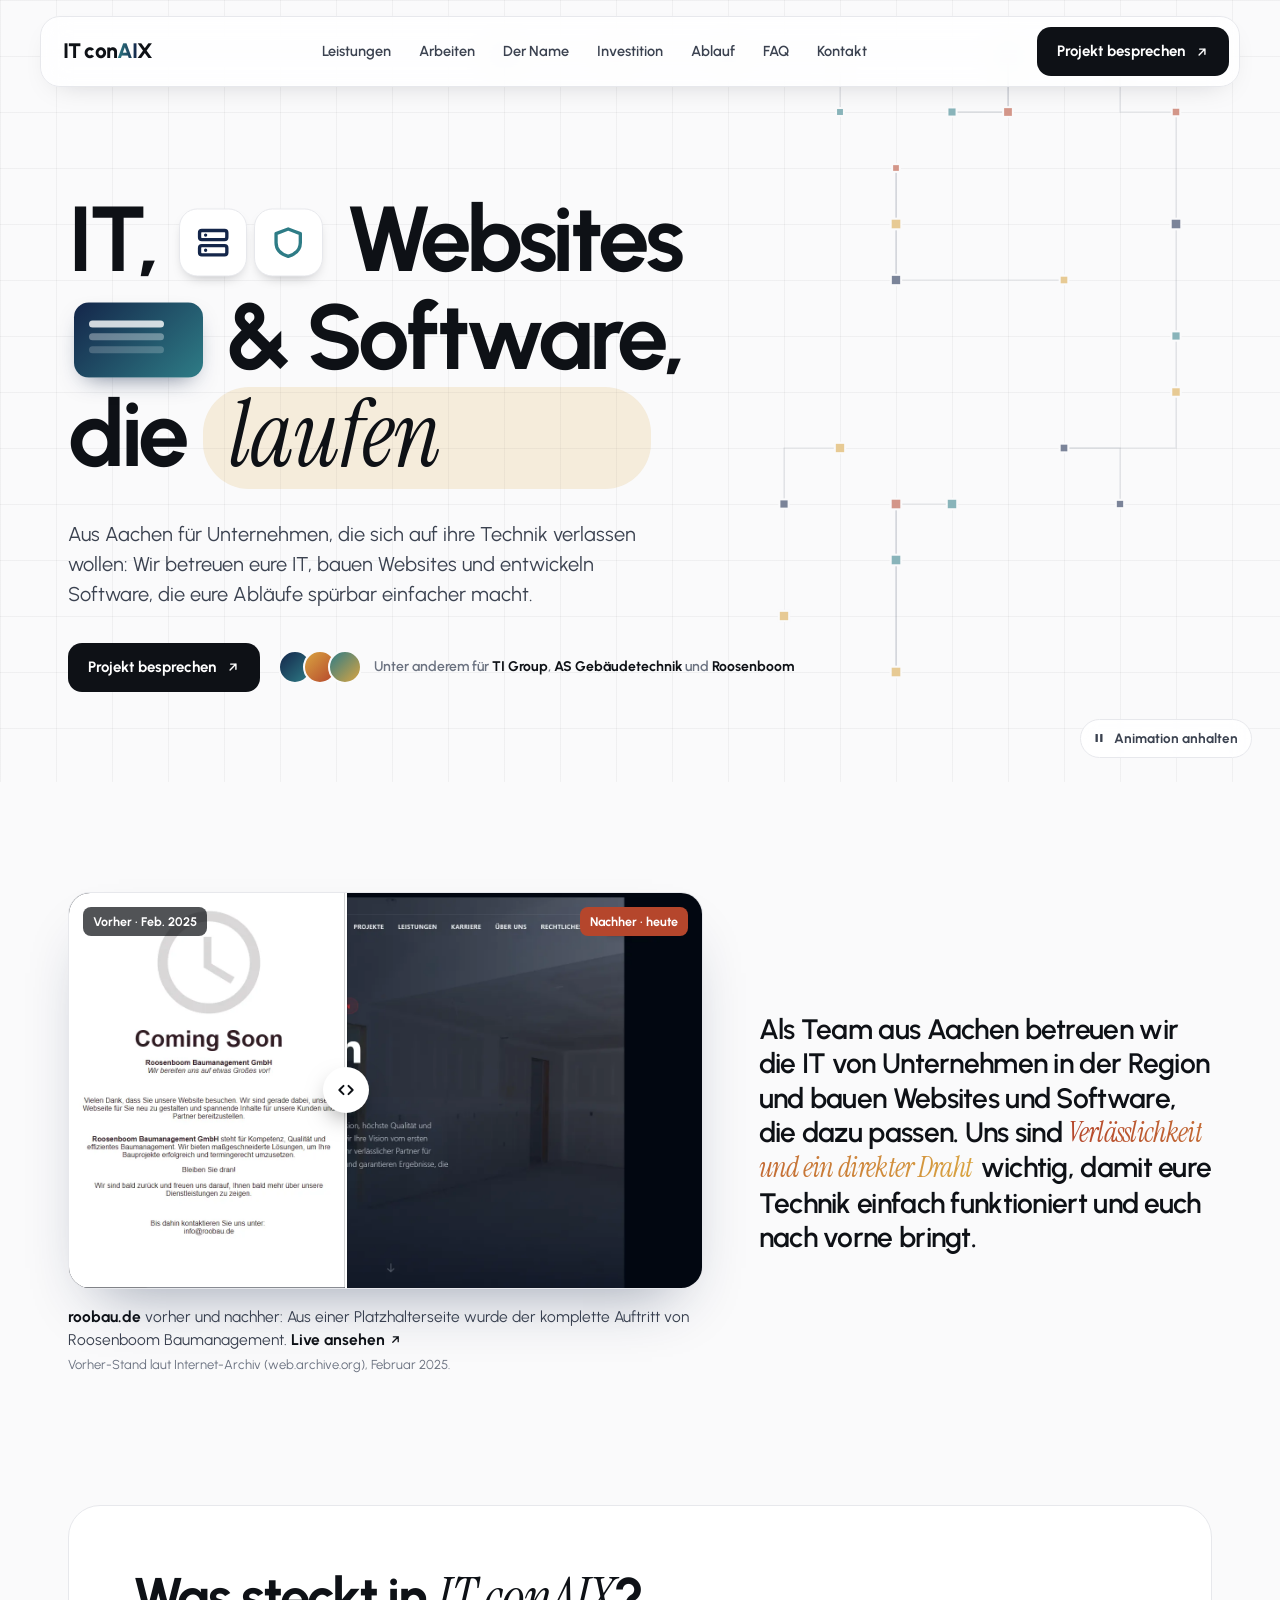
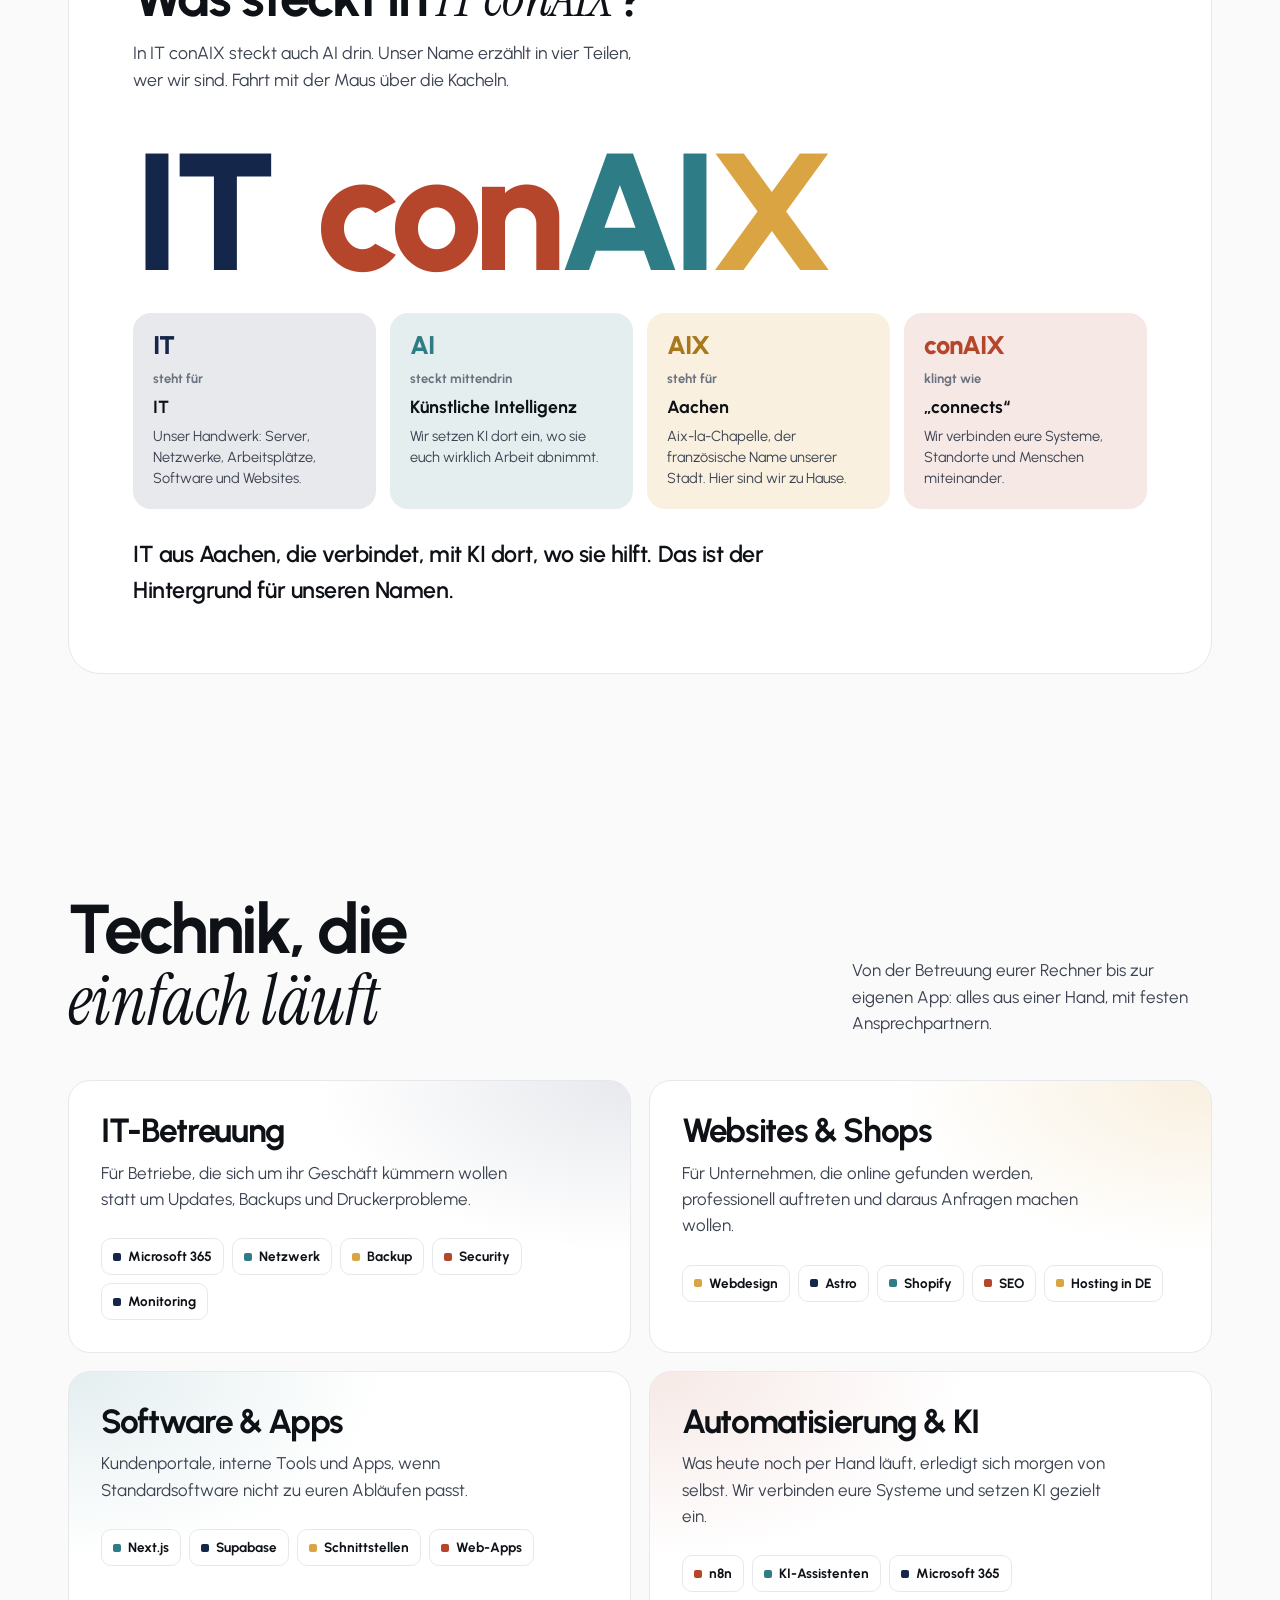
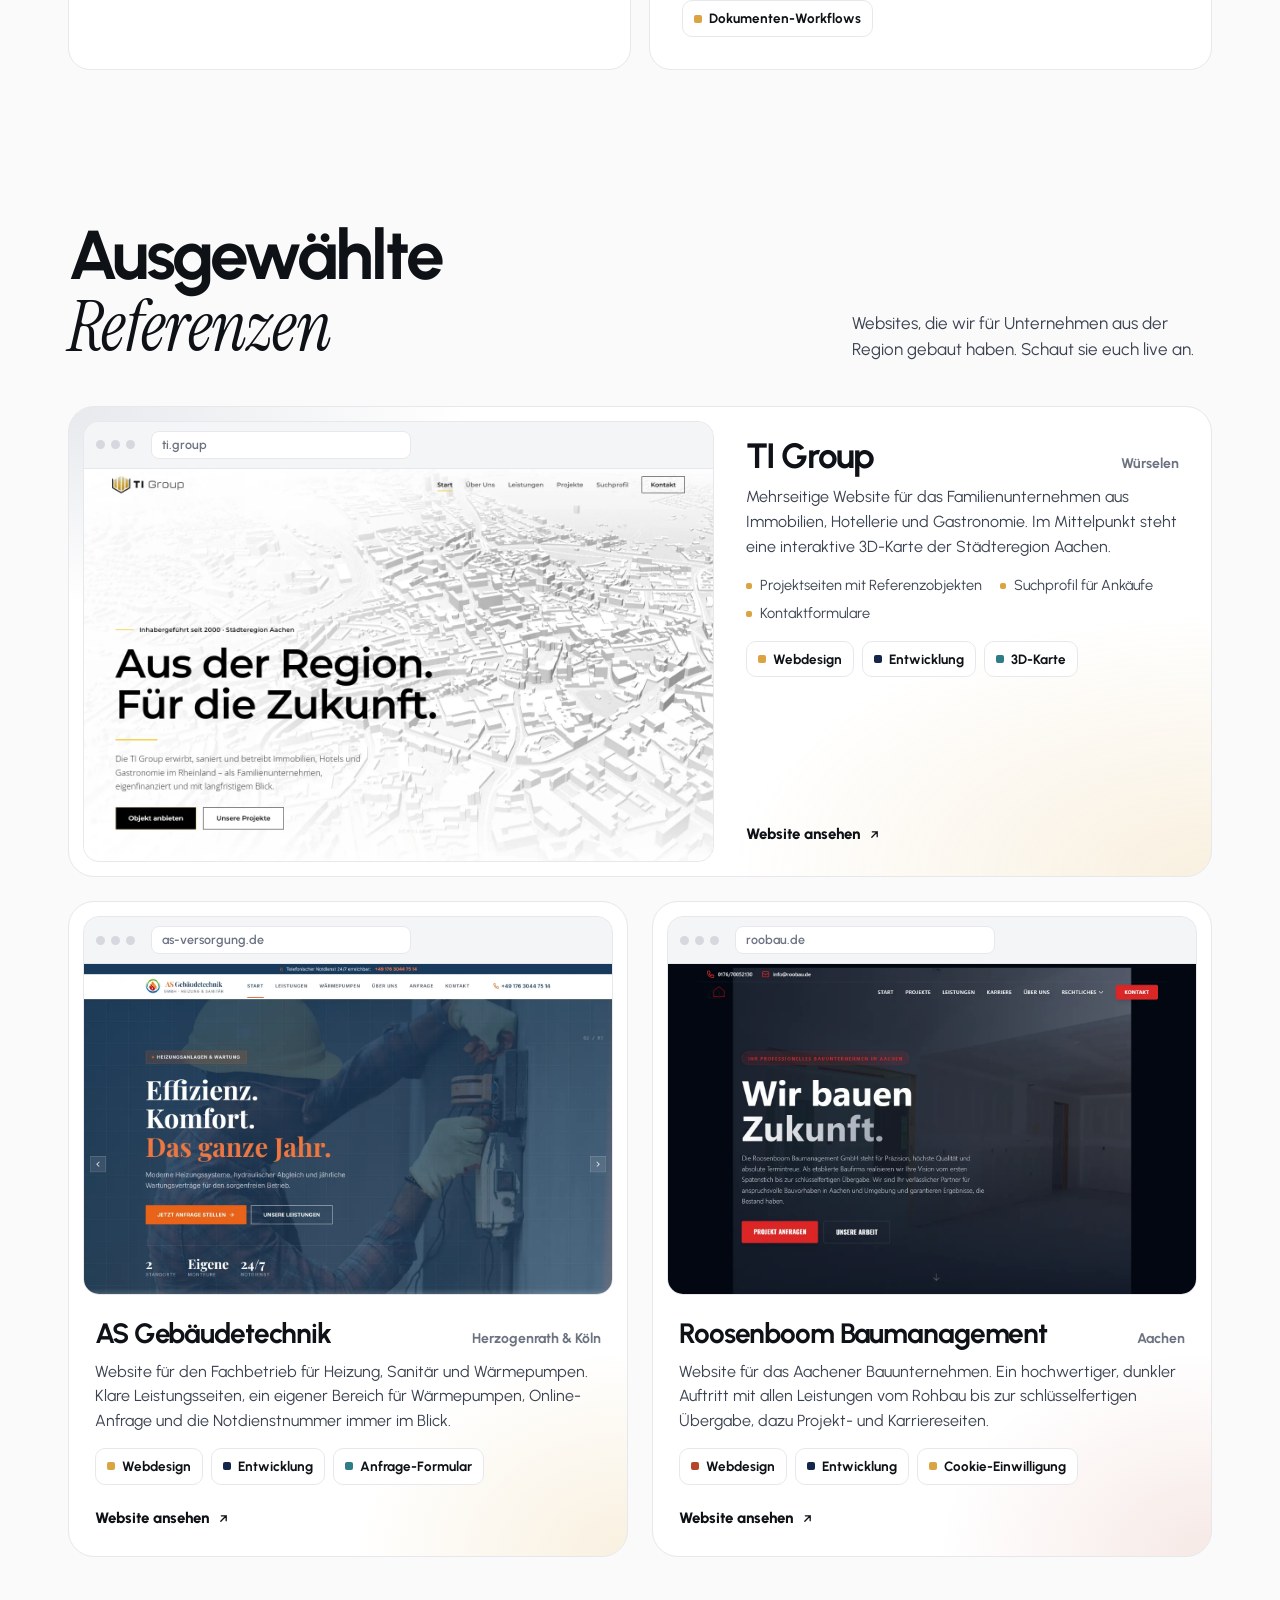
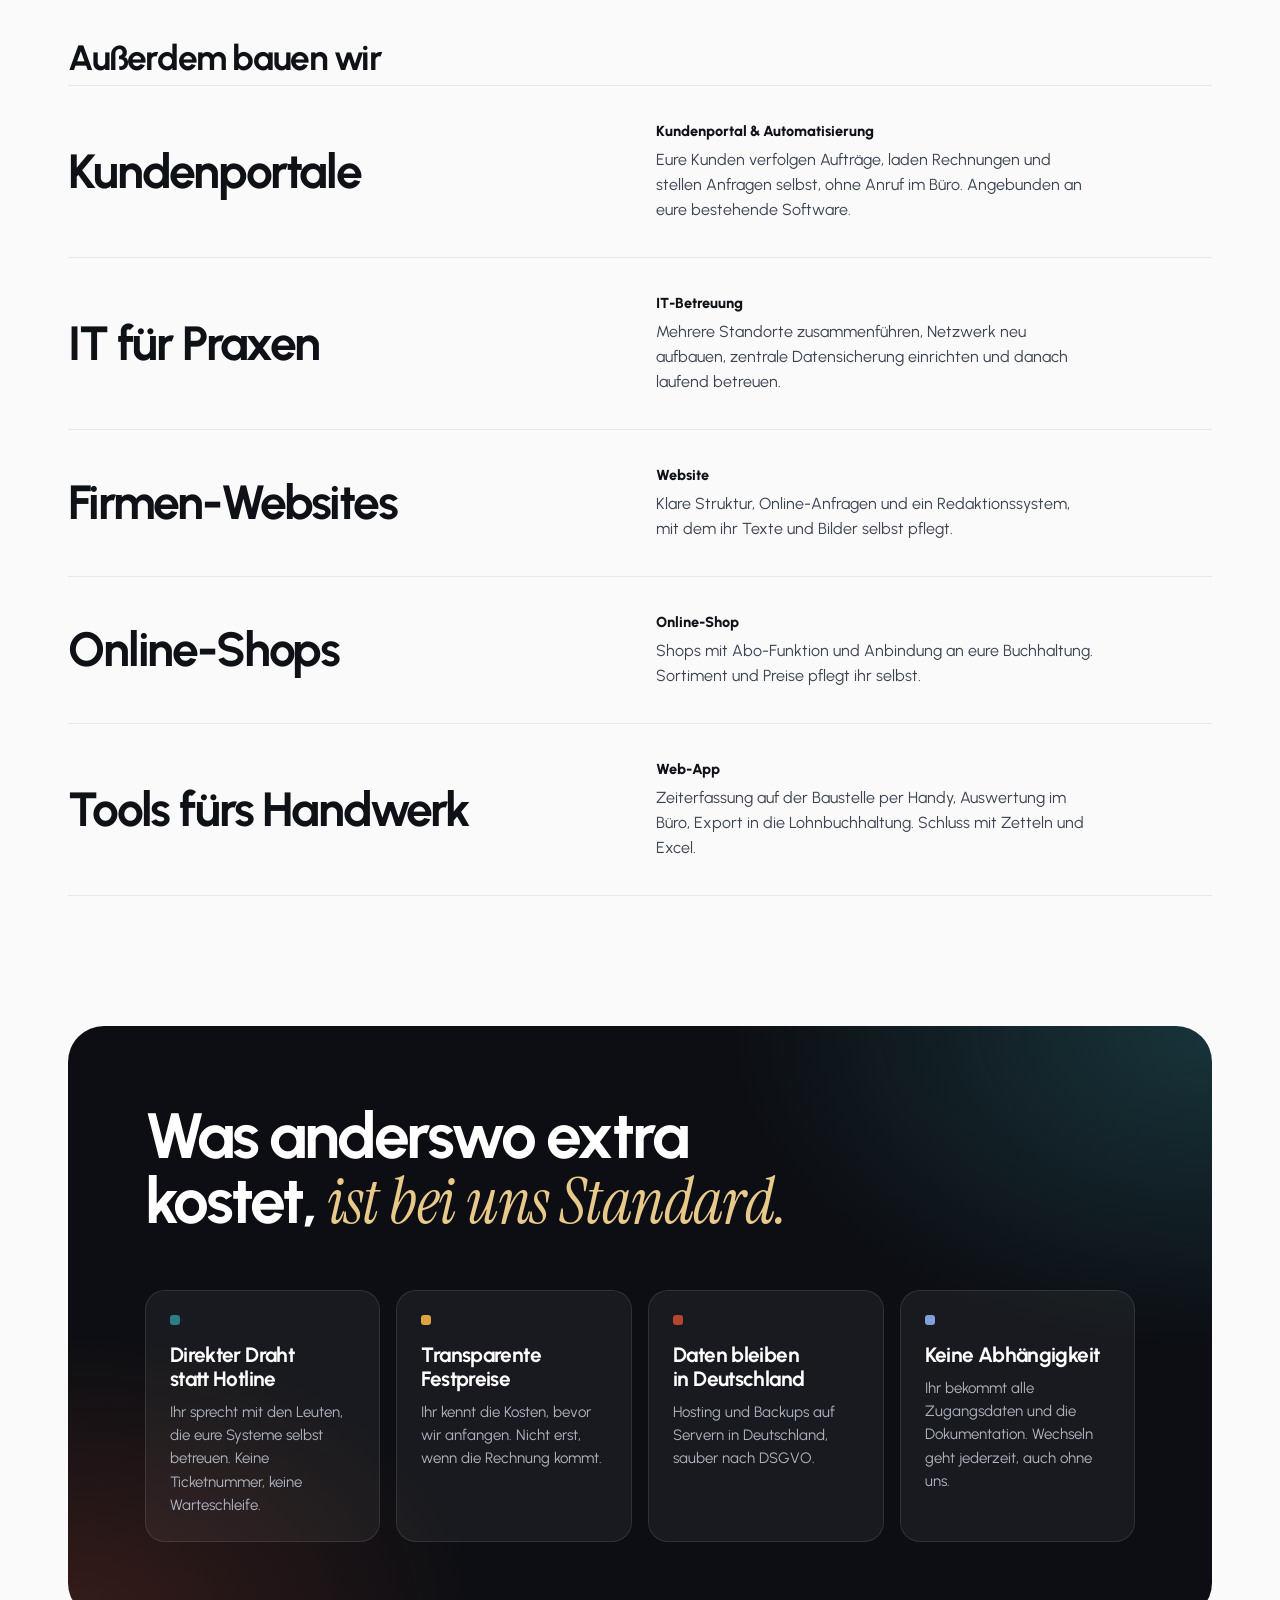
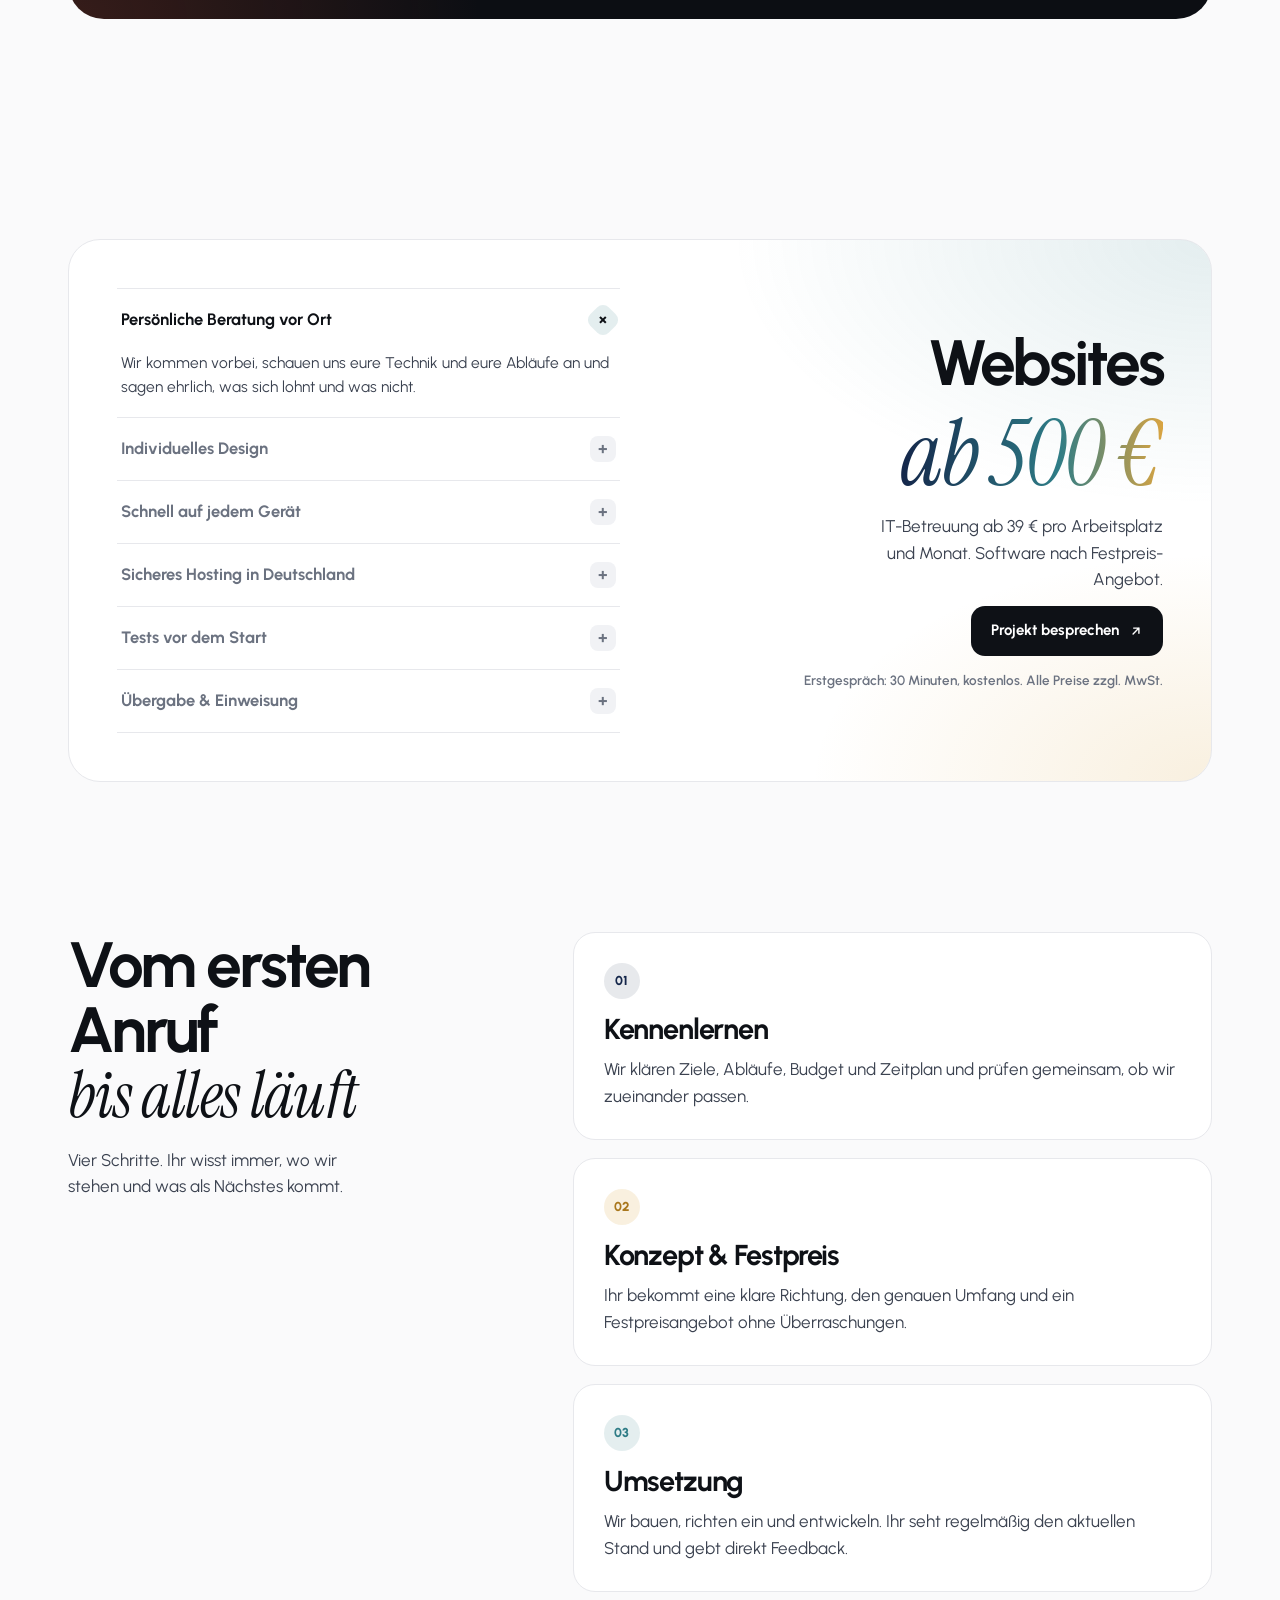
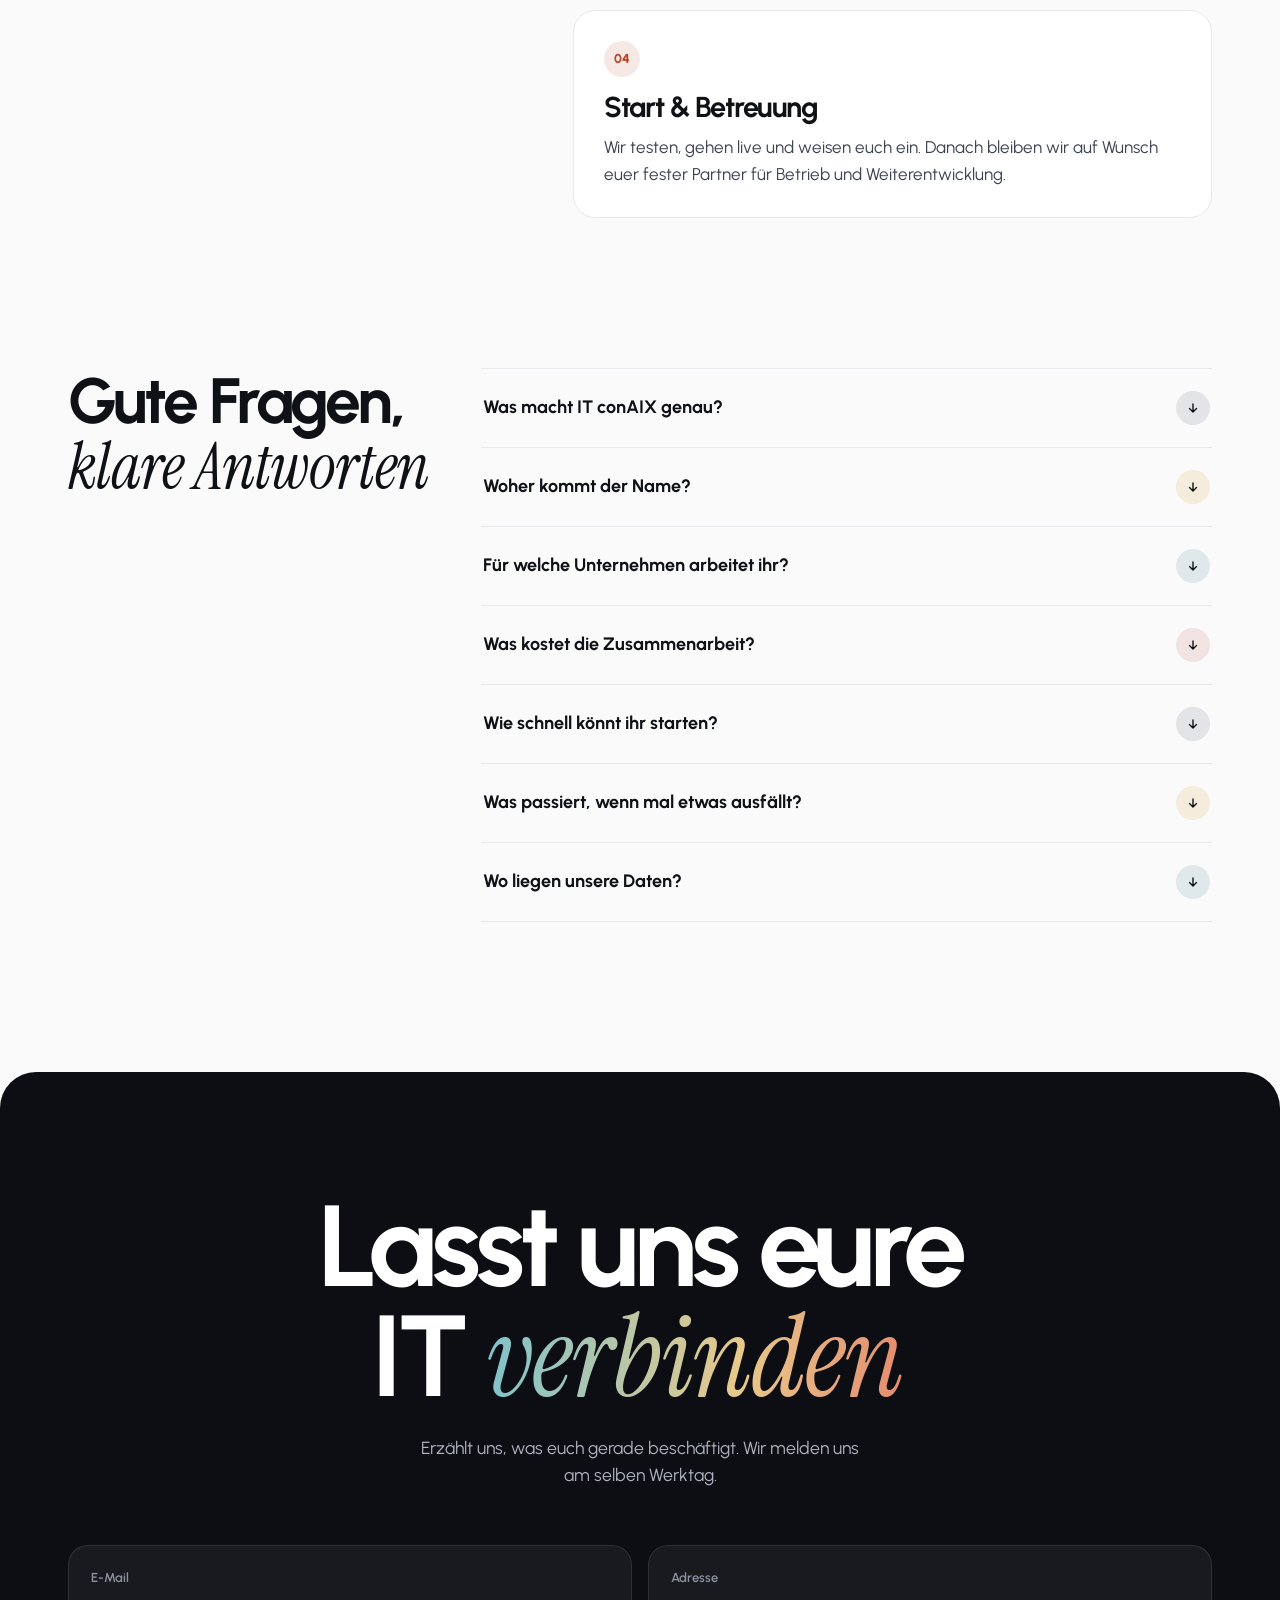
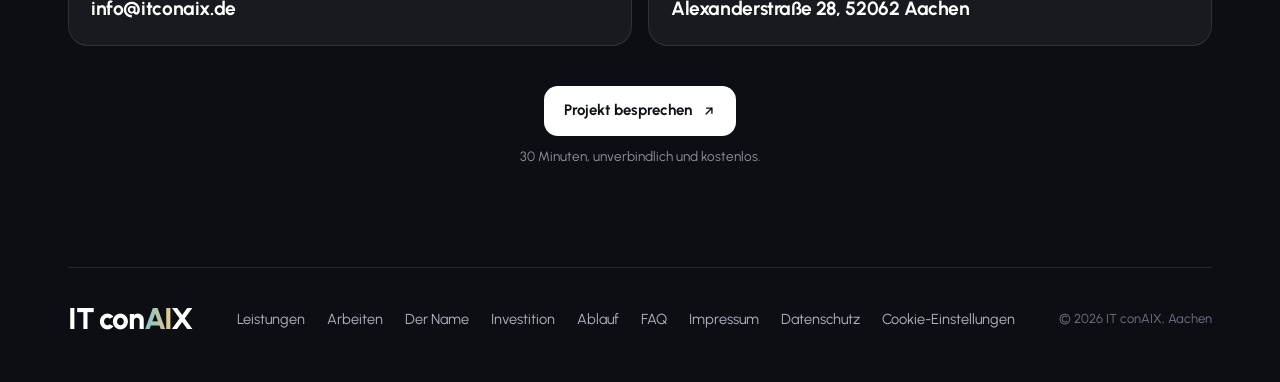
<file: index.html>
<!doctype html>
<html lang="de">
<head>
<meta charset="utf-8">
<meta name="viewport" content="width=device-width, initial-scale=1">
<title>IT conAIX – IT-Betreuung, Websites und Software aus Aachen</title>
<meta name="description" content="IT conAIX aus Aachen: IT-Betreuung für Unternehmen, Websites und Online-Shops, Software und Automatisierung. Persönlich, mit Festpreisen und Hosting in Deutschland.">
<meta name="theme-color" content="#FAFAFB">
<link rel="icon" href="favicon.svg" type="image/svg+xml">
<link rel="canonical" href="https://itconaix.de/">
<meta property="og:type" content="website">
<meta property="og:locale" content="de_DE">
<meta property="og:site_name" content="IT conAIX">
<meta property="og:title" content="IT conAIX – IT, Websites und Software aus Aachen">
<meta property="og:description" content="IT-Betreuung, Websites und Software für Unternehmen in Aachen und der Region. Persönlich, mit Festpreisen und Hosting in Deutschland.">
<meta property="og:url" content="https://itconaix.de/">
<link rel="preload" href="assets/fonts/urbanist-latin.woff2" as="font" type="font/woff2" crossorigin>
<link rel="stylesheet" href="assets/fonts.css">
<link rel="stylesheet" href="assets/site.css">
<script src="assets/site.js"></script>
<style>
  :root{
    --bg:#FAFAFB;
    --card:#FFFFFF;
    --ink:#0E1116;
    --ink-2:#3B4250;
    --muted:#6B7280;
    --line:#E7E8EC;
    --grid:rgba(14,17,22,.045);
    --navy:#14264A;
    --teal:#2E7C86;
    --ochre:#D9A441;
    --brick:#B5462C;
    --navy-t:rgba(20,38,74,.10);
    --teal-t:rgba(46,124,134,.13);
    --ochre-t:rgba(217,164,65,.17);
    --brick-t:rgba(181,70,44,.12);
    --dark:#0C0E13;
    --r:22px;
    --ease:cubic-bezier(.22,.8,.2,1);
    color-scheme:light;
  }
  *{box-sizing:border-box}
  html{scroll-behavior:smooth;scroll-padding-top:110px}
  body{margin:0;background:var(--bg);color:var(--ink);font-family:"Urbanist",system-ui,-apple-system,"Segoe UI",sans-serif;
    font-size:17px;line-height:1.55;-webkit-font-smoothing:antialiased;overflow-x:hidden}
  a{color:inherit;text-decoration:none}
  p{margin:0}
  h1,h2,h3{margin:0;font-weight:700;letter-spacing:-.035em;line-height:1.02;text-wrap:balance}
  .serif{font-family:"Instrument Serif",Georgia,serif;font-style:italic;font-weight:400;letter-spacing:-.01em}
  .wrap{max-width:1200px;margin:0 auto;padding:0 28px}
  section{padding:110px 0;position:relative}
  :focus-visible{outline:2px solid var(--teal);outline-offset:3px;border-radius:8px}
  .gridbg{background-image:linear-gradient(var(--grid) 1px,transparent 1px),linear-gradient(90deg,var(--grid) 1px,transparent 1px);background-size:56px 56px}

  /* ---------- Nav ---------- */
  .nav{position:fixed;top:16px;left:0;right:0;z-index:50;padding:0 16px}
  .nav-in{max-width:1200px;margin:0 auto;display:flex;align-items:center;justify-content:space-between;gap:16px;
    background:rgba(255,255,255,.82);backdrop-filter:blur(14px);-webkit-backdrop-filter:blur(14px);
    border:1px solid var(--line);border-radius:20px;padding:10px 10px 10px 22px;box-shadow:0 10px 30px -18px rgba(14,17,22,.25);position:relative}
  .logo{font-weight:800;font-size:21px;letter-spacing:-.04em;display:flex;align-items:baseline}
  .logo .ai{background:linear-gradient(90deg,var(--teal),var(--navy));-webkit-background-clip:text;background-clip:text;color:transparent}
  .links{display:flex;gap:4px}
  .links a{font-size:14.5px;font-weight:600;padding:8px 12px;border-radius:10px;color:var(--ink-2);transition:background .2s,color .2s}
  .links a:hover{background:#F1F2F5;color:var(--ink)}
  .btn{display:inline-flex;align-items:center;gap:10px;font-weight:700;font-size:15px;padding:13px 20px;border-radius:14px;cursor:pointer;border:0;font-family:inherit;transition:transform .2s var(--ease),background .2s,box-shadow .2s}
  .btn svg{transition:transform .25s var(--ease)}
  .btn:hover svg{transform:translate(2px,-2px)}
  .btn-dark{background:var(--ink);color:#fff}
  .btn-dark:hover{background:var(--navy);transform:translateY(-1px)}
  .btn-light{background:#fff;color:var(--ink)}
  .btn-light:hover{transform:translateY(-1px)}
  .burger{display:none;background:#F1F2F5;border:0;border-radius:12px;height:44px;padding:0 14px;cursor:pointer;font:inherit;font-weight:700}
  @media(max-width:1020px){
    .links{display:none;position:absolute;left:0;right:0;top:calc(100% + 8px);flex-direction:column;background:#fff;border:1px solid var(--line);border-radius:18px;padding:10px}
    .links.open{display:flex}
    .burger{display:block}
    .nav .btn{display:none}
  }

  /* ---------- Hero ---------- */
  .hero{padding:190px 0 90px;position:relative;overflow:hidden}
  .hero canvas{position:absolute;inset:0;width:100%;height:100%;z-index:0}
  .hero .wrap{position:relative;z-index:1}
  .hero h1{font-size:clamp(2.7rem,7.2vw,6rem);font-weight:700;letter-spacing:-.045em;line-height:1.06;max-width:14ch}
  .chip{display:inline-flex;vertical-align:middle;gap:.08em;align-items:center;margin:0 .06em;transform:translateY(-.06em)}
  .chip i{display:grid;place-items:center;width:.74em;height:.74em;border-radius:.2em;background:#fff;border:1px solid var(--line);box-shadow:0 6px 14px -8px rgba(14,17,22,.4)}
  .chip i svg{width:55%;height:55%}
  .chip.img{height:.82em;width:1.4em;border-radius:.16em;overflow:hidden;background:linear-gradient(135deg,var(--navy),var(--teal));box-shadow:0 10px 24px -12px rgba(20,38,74,.7);position:relative}
  .chip.img::after{content:"";position:absolute;left:12%;right:30%;top:24%;height:9%;background:rgba(255,255,255,.8);border-radius:9px;box-shadow:0 .14em 0 rgba(255,255,255,.35),0 .28em 0 rgba(255,255,255,.2)}
  .rot{display:inline-grid;vertical-align:baseline;padding:0 .28em .04em;border-radius:.5em;background:var(--teal-t);transition:background .5s}
  .rot span{grid-area:1/1;font-family:"Instrument Serif",Georgia,serif;font-style:italic;font-weight:400;letter-spacing:-.01em;
    transition:transform .6s var(--ease),opacity .45s;opacity:0;transform:translateY(40%)}
  .rot span.on{opacity:1;transform:none}
  .rot span.out{opacity:0;transform:translateY(-40%)}
  .hero .sub{margin-top:30px;font-size:clamp(1.05rem,1.8vw,1.25rem);color:var(--ink-2);max-width:48ch;line-height:1.5}
  .hero .acts{margin-top:34px;display:flex;flex-wrap:wrap;gap:18px;align-items:center}
  .trust{display:flex;align-items:center;gap:12px;font-size:14px;color:var(--muted);font-weight:600}
  .faces{display:flex}
  .faces i{width:34px;height:34px;border-radius:50%;border:2px solid var(--bg);margin-left:-9px;display:block}
  .faces i:first-child{margin-left:0}

  /* ---------- Logo strip ---------- */
  .strip{padding:30px 0 10px}
  .strip p{text-align:center;font-size:13.5px;font-weight:600;color:var(--muted);margin-bottom:18px}
  .marq{overflow:hidden;-webkit-mask:linear-gradient(90deg,transparent,#000 12%,#000 88%,transparent);mask:linear-gradient(90deg,transparent,#000 12%,#000 88%,transparent)}
  .marq .t{display:flex;gap:64px;width:max-content;animation:m 38s linear infinite;padding-right:64px}
  .marq span{font-weight:800;font-size:22px;letter-spacing:-.03em;color:#B7BAC2;white-space:nowrap}
  .marq span:nth-child(3n){font-family:"Instrument Serif",serif;font-style:italic;font-weight:400;font-size:26px}
  @keyframes m{to{transform:translateX(-50%)}}

  /* ---------- About ---------- */
  .about{display:grid;grid-template-columns:7fr 5fr;gap:56px;align-items:center}
  /* Vorher/Nachher-Regler */
  .ba-wrap{margin:0}
  .ba{position:relative;border-radius:22px;overflow:hidden;aspect-ratio:16/10;background:#fff;border:1px solid var(--line);
    box-shadow:0 30px 60px -30px rgba(20,38,74,.45);touch-action:pan-y;user-select:none;-webkit-user-select:none}
  .ba img{position:absolute;inset:0;width:100%;height:100%;object-fit:cover;object-position:top left;display:block;pointer-events:none}
  .ba-before{position:absolute;inset:0;clip-path:inset(0 calc(100% - var(--pos)) 0 0)}
  .ba-handle{position:absolute;top:0;bottom:0;left:var(--pos);width:2px;margin-left:-1px;background:#fff;box-shadow:0 0 0 1px rgba(14,17,22,.18);pointer-events:none}
  .ba-knob{position:absolute;top:50%;left:50%;width:46px;height:46px;margin:-23px 0 0 -23px;border-radius:50%;background:#fff;display:grid;place-items:center;
    box-shadow:0 10px 24px -8px rgba(0,0,0,.5);color:var(--ink);transition:transform .25s var(--ease)}
  .ba:hover .ba-knob{transform:scale(1.08)}
  .ba:has(input:focus-visible) .ba-knob{outline:3px solid var(--teal);outline-offset:3px}
  .ba input{position:absolute;inset:0;width:100%;height:100%;margin:0;opacity:0;cursor:ew-resize;-webkit-appearance:none;appearance:none}
  .ba-tag{position:absolute;top:14px;font-size:12.5px;font-weight:700;padding:5px 10px;border-radius:8px;pointer-events:none;color:#fff}
  .ba-tag.l{left:14px;background:rgba(14,17,22,.72)}
  .ba-tag.r{right:14px;background:var(--brick)}
  .ba-wrap figcaption{margin-top:16px;font-size:15.5px;color:var(--ink-2);line-height:1.5}
  .ba-wrap figcaption b{color:var(--ink)}
  .ba-wrap figcaption a{font-weight:700;color:var(--ink);white-space:nowrap;display:inline-flex;align-items:center;gap:4px}
  .ba-wrap figcaption small{display:block;margin-top:4px;font-size:13px;color:var(--muted)}
  .about p.big{font-size:clamp(1.35rem,2.2vw,1.95rem);line-height:1.22;letter-spacing:-.025em;font-weight:600}
  .hl{font-family:"Instrument Serif",serif;font-style:italic;font-weight:400;background:linear-gradient(90deg,var(--brick),var(--ochre));-webkit-background-clip:text;background-clip:text;color:transparent;padding-right:.08em}
  @media(max-width:860px){.about{grid-template-columns:1fr}}

  /* ---------- Name ---------- */
  .name{background:var(--card);border:1px solid var(--line);border-radius:32px;padding:clamp(28px,5vw,64px);position:relative;overflow:hidden}
  .name h2{font-size:clamp(2rem,4.4vw,3.4rem)}
  .name .intro{color:var(--ink-2);max-width:52ch;margin-top:14px;font-size:1.1rem}
  .word{margin:44px 0 26px;display:flex;flex-wrap:wrap;align-items:flex-end;font-weight:800;letter-spacing:-.05em;line-height:.9;font-size:clamp(3.6rem,13vw,10.5rem);user-select:none}
  .word b{font-weight:800;display:inline-block;transition:color .35s,transform .45s var(--ease),opacity .35s}
  .word .gap{width:.28em}
  .word .it{color:var(--navy)}
  .word .con{color:var(--brick)}
  .word .ai{color:var(--teal)}
  .word .x{color:var(--ochre)}
  .word[class*="hot-"] b{opacity:.16}
  .word.hot-it .it,
  .word.hot-ai .ai,
  .word.hot-aix .ai,.word.hot-aix .x,
  .word.hot-conaix .con,.word.hot-conaix .ai,.word.hot-conaix .x{opacity:1;transform:translateY(-.06em)}
  .keys{display:grid;grid-template-columns:repeat(4,1fr);gap:14px}
  .key{border-radius:18px;padding:20px;cursor:default;transition:transform .3s var(--ease),box-shadow .3s}
  .key:hover,.key:focus{transform:translateY(-3px);box-shadow:0 16px 30px -22px rgba(14,17,22,.5)}
  .key .p{font-weight:800;font-size:1.6rem;letter-spacing:-.04em;line-height:1}
  .key .eq{font-size:13px;font-weight:700;color:var(--muted);margin:10px 0 4px}
  .key .m{font-weight:700;font-size:1.1rem}
  .key p{font-size:14.5px;color:var(--ink-2);margin-top:6px;line-height:1.45}
  .k-it{background:var(--navy-t)}.k-it .p{color:var(--navy)}
  .k-ai{background:var(--teal-t)}.k-ai .p{color:var(--teal)}
  .k-aix{background:var(--ochre-t)}.k-aix .p{color:#A9771C}
  .k-con{background:var(--brick-t)}.k-con .p{color:var(--brick)}
  .name .sum{margin-top:28px;font-size:clamp(1.15rem,2vw,1.45rem);font-weight:600;letter-spacing:-.02em;max-width:52ch}
  @media(max-width:900px){.keys{grid-template-columns:1fr 1fr}}
  @media(max-width:520px){.keys{grid-template-columns:1fr}}

  /* ---------- Section head ---------- */
  .head{display:flex;justify-content:space-between;align-items:flex-end;gap:24px;flex-wrap:wrap;margin-bottom:44px}
  .head h2{font-size:clamp(2.3rem,5.4vw,4.4rem);letter-spacing:-.045em}
  .head p{color:var(--ink-2);max-width:36ch}

  /* ---------- Services ---------- */
  .svc{display:grid;grid-template-columns:1fr 1fr;gap:18px}
  .card{background:var(--card);border:1px solid var(--line);border-radius:var(--r);padding:32px;position:relative;overflow:hidden;transition:transform .35s var(--ease),box-shadow .35s}
  .card::before{content:"";position:absolute;inset:0;z-index:0;pointer-events:none}
  .card > *{position:relative;z-index:1}
  .card:hover{transform:translateY(-4px);box-shadow:0 26px 50px -30px rgba(14,17,22,.35)}
  .c1::before{background:radial-gradient(80% 90% at 100% 0%,var(--navy-t),transparent 70%)}
  .c2::before{background:radial-gradient(80% 90% at 100% 0%,var(--ochre-t),transparent 70%)}
  .c3::before{background:radial-gradient(80% 90% at 0% 0%,var(--teal-t),transparent 70%)}
  .c4::before{background:radial-gradient(80% 90% at 0% 0%,var(--brick-t),transparent 70%)}
  .card h3{font-size:2.1rem;letter-spacing:-.04em}
  .card .d{color:var(--ink-2);margin-top:12px;max-width:44ch}
  .tags{display:flex;flex-wrap:wrap;gap:8px;margin-top:26px}
  .tag{display:inline-flex;align-items:center;gap:7px;font-size:13.5px;font-weight:700;padding:7px 11px;border-radius:10px;background:#fff;border:1px solid var(--line)}
  .tag i{width:8px;height:8px;border-radius:2px;display:block}
  @media(max-width:820px){.svc{grid-template-columns:1fr}}

  /* ---------- Referenzen ---------- */
  .refs{display:grid;grid-template-columns:1fr 1fr;gap:24px;margin-bottom:84px}
  .ref{display:flex;flex-direction:column;background:var(--card);border:1px solid var(--line);border-radius:26px;overflow:hidden;position:relative;
    transition:box-shadow .35s,border-color .35s}
  .ref:hover{box-shadow:0 30px 60px -34px rgba(14,17,22,.45);border-color:#D9DBE1}
  .ref::before{content:"";position:absolute;inset:0;pointer-events:none;z-index:0}
  .ref.r1::before{background:radial-gradient(70% 45% at 100% 100%,var(--ochre-t),transparent 70%)}
  .ref.r2::before{background:radial-gradient(70% 45% at 100% 100%,var(--brick-t),transparent 70%)}
  .ref.r0::before{background:radial-gradient(60% 80% at 100% 100%,var(--ochre-t),transparent 70%),radial-gradient(50% 60% at 0% 0%,var(--navy-t),transparent 70%)}
  .ref.wide{grid-column:1/-1;flex-direction:row;align-items:stretch}
  .ref.wide .shot{flex:1.45;margin:14px 0 14px 14px}
  .ref.wide .info{flex:1;padding:32px 32px 30px;justify-content:center}
  .ref.wide h3{font-size:2.2rem}
  .ref .facts{display:flex;flex-wrap:wrap;gap:6px 18px;margin:4px 0 2px;padding:0;list-style:none;font-size:14.5px;color:var(--ink-2)}
  .ref .facts li::before{content:"";display:inline-block;width:6px;height:6px;border-radius:2px;background:var(--ochre);margin-right:8px;vertical-align:middle}
  @media(max-width:860px){.ref.wide{flex-direction:column}.ref.wide .shot{margin:14px 14px 0}.ref.wide .info{padding:24px 26px 26px}.ref.wide h3{font-size:1.75rem}}
  .ref > *{position:relative;z-index:1}
  .ref .shot{margin:14px 14px 0;border-radius:16px;overflow:hidden;border:1px solid var(--line);background:#F1F2F5}
  .ref .bar{display:flex;align-items:center;gap:6px;padding:9px 12px;background:#F4F5F7;border-bottom:1px solid var(--line)}
  .ref .bar i{width:9px;height:9px;border-radius:50%;background:#D5D8DE;display:block}
  .ref .bar span{margin-left:10px;font-size:12.5px;font-weight:600;color:var(--muted);background:#fff;border:1px solid var(--line);border-radius:8px;padding:3px 10px;flex:1;max-width:260px}
  .ref .shot img{display:block;width:100%;height:auto;aspect-ratio:16/10;object-fit:cover;object-position:top;transition:transform .8s var(--ease)}
  .ref:hover .shot img{transform:scale(1.03)}
  .ref .info{padding:24px 26px 26px;display:flex;flex-direction:column;gap:10px;flex:1}
  .ref .top{display:flex;justify-content:space-between;align-items:baseline;gap:12px;flex-wrap:wrap}
  .ref h3{font-size:1.75rem;letter-spacing:-.04em}
  .ref .where{font-size:14px;font-weight:700;color:var(--muted)}
  .ref p{color:var(--ink-2);font-size:16px}
  .ref .rtags{display:flex;flex-wrap:wrap;gap:8px;margin-top:4px}
  .ref .go{margin-top:auto;padding-top:12px;display:inline-flex;align-items:center;gap:8px;font-weight:800;font-size:15px}
  .ref .go svg{transition:transform .25s var(--ease)}
  .ref:hover .go svg{transform:translate(2px,-2px)}
  .more-h{font-size:clamp(1.6rem,3vw,2.2rem);letter-spacing:-.04em;margin:0 0 8px}
  @media(max-width:860px){.refs{grid-template-columns:1fr;margin-bottom:64px}}
  .trust b{color:var(--ink);font-weight:700}

  /* ---------- Work list ---------- */
  .work{border-top:1px solid var(--line)}
  .proj{display:grid;grid-template-columns:1fr 1fr;gap:32px;padding:34px 0;border-bottom:1px solid var(--line);align-items:center;position:relative;isolation:isolate}
  .proj::before{content:"";position:absolute;inset:6px -18px;border-radius:18px;background:var(--navy-t);z-index:-1;
    opacity:0;transform:scaleY(.8);transition:opacity .35s,transform .45s var(--ease)}
  .proj:nth-child(2)::before{background:var(--brick-t)}
  .proj:nth-child(3)::before{background:var(--teal-t)}
  .proj:nth-child(4)::before{background:var(--ochre-t)}
  .proj:hover::before{opacity:1;transform:none}
  .proj h3{font-size:clamp(1.9rem,4vw,3rem);letter-spacing:-.045em;transition:transform .45s var(--ease),color .3s}
  .proj:hover h3{transform:translateX(12px);color:var(--navy)}
  .proj .cat{font-weight:800;font-size:14.5px}
  .proj .txt{color:var(--ink-2);font-size:16px;margin-top:6px;max-width:44ch}
  @media(max-width:760px){.proj{grid-template-columns:1fr;gap:10px}}

  /* ---------- Quote ---------- */
  .quote{text-align:center}
  .quote blockquote{margin:0 auto;max-width:24ch;font-size:clamp(1.8rem,4.2vw,3.4rem);font-weight:600;letter-spacing:-.035em;line-height:1.15;text-wrap:balance}
  .quote .pill{display:inline-block;padding:0 .25em;border-radius:.3em;background:var(--ochre-t)}
  .quote .ph-note{margin-top:22px;font-size:14px;color:var(--muted);font-weight:600}

  /* ---------- Dark values ---------- */
  .darkbox{background:radial-gradient(70% 90% at 100% 0%,rgba(46,124,134,.35),transparent 60%),radial-gradient(60% 80% at 0% 100%,rgba(181,70,44,.25),transparent 60%),var(--dark);
    color:#fff;border-radius:36px;padding:clamp(34px,6vw,80px);overflow:hidden;position:relative}
  .darkbox h2{font-size:clamp(2.1rem,5vw,4rem);letter-spacing:-.045em;max-width:17ch}
  .darkbox h2 .serif{color:#E8C98A}
  .founders{display:flex;align-items:center;gap:14px;margin-top:26px;color:#C9CDD6;font-size:14.5px}
  .founders i{width:74px;height:50px;border-radius:12px;display:block;background:linear-gradient(135deg,var(--teal),var(--navy));border:1px solid rgba(255,255,255,.2)}
  .vals{display:grid;grid-template-columns:repeat(4,1fr);gap:16px;margin-top:56px}
  .val{background:rgba(255,255,255,.05);border:1px solid rgba(255,255,255,.1);border-radius:20px;padding:24px;transition:background .3s,transform .3s var(--ease)}
  .val:hover{background:rgba(255,255,255,.09);transform:translateY(-3px)}
  .val h3{font-size:1.3rem;letter-spacing:-.03em;line-height:1.15}
  .val p{color:#AEB3BF;font-size:15px;margin-top:10px}
  .val .dot{width:10px;height:10px;border-radius:3px;margin-bottom:18px}
  @media(max-width:900px){.vals{grid-template-columns:1fr 1fr}}
  @media(max-width:520px){.vals{grid-template-columns:1fr}}

  /* ---------- Accordion (shared) ---------- */
  .acc{border-top:1px solid var(--line)}
  .acc button{all:unset;box-sizing:border-box;width:100%;cursor:pointer;display:flex;justify-content:space-between;align-items:center;gap:12px;padding:18px 4px;font-weight:700;font-size:16.5px;color:var(--muted);transition:color .2s}
  .acc button:focus-visible{outline:2px solid var(--teal);outline-offset:2px}
  .acc button:hover,.acc .open button{color:var(--ink)}
  .acc .it{border-bottom:1px solid var(--line)}
  .acc .body{display:grid;grid-template-rows:0fr;transition:grid-template-rows .45s var(--ease)}
  .acc .body > div{overflow:hidden}
  .acc .body p{color:var(--ink-2);font-size:15.5px;padding:0 4px 18px}
  .acc .open .body{grid-template-rows:1fr}
  .acc .pm{width:26px;height:26px;border-radius:8px;display:grid;place-items:center;background:#F1F2F5;flex:none;transition:transform .35s var(--ease),background .2s;font-weight:700}
  .acc .open .pm{transform:rotate(45deg);background:var(--teal-t)}

  /* ---------- Pricing ---------- */
  .price{display:grid;grid-template-columns:1fr 1fr;gap:40px;background:var(--card);border:1px solid var(--line);border-radius:32px;padding:clamp(24px,4vw,48px);position:relative;overflow:hidden}
  .price::before{content:"";position:absolute;inset:0;background:radial-gradient(60% 70% at 100% 0%,var(--teal-t),transparent 70%),radial-gradient(50% 60% at 100% 100%,var(--ochre-t),transparent 70%);pointer-events:none}
  .price > *{position:relative}
  .ptag{display:flex;flex-direction:column;justify-content:center;align-items:flex-end;text-align:right;gap:14px}
  .ptag h2{font-size:clamp(2.4rem,5vw,4.2rem);letter-spacing:-.045em}
  .ptag .amt{font-family:"Instrument Serif",serif;font-style:italic;font-weight:400;font-size:clamp(3rem,7vw,5.6rem);line-height:1;letter-spacing:-.02em;
    background:linear-gradient(90deg,var(--navy),var(--teal) 60%,var(--ochre));-webkit-background-clip:text;background-clip:text;color:transparent;padding-right:.05em}
  .ptag p{color:var(--ink-2);max-width:30ch}
  .ptag small{color:var(--muted);font-size:13.5px;font-weight:600}
  @media(max-width:860px){.price{grid-template-columns:1fr}.ptag{align-items:flex-start;text-align:left;order:-1}}

  /* ---------- Process ---------- */
  .proc{display:grid;grid-template-columns:5fr 7fr;gap:48px;align-items:start}
  .proc .sticky{position:sticky;top:140px}
  .proc .sticky h2{font-size:clamp(2.3rem,5vw,4.2rem);letter-spacing:-.045em}
  .proc .sticky p{color:var(--ink-2);margin-top:18px;max-width:30ch}
  .steps{display:flex;flex-direction:column;gap:18px}
  .step{background:var(--card);border:1px solid var(--line);border-radius:var(--r);padding:30px;transition:transform .35s var(--ease),box-shadow .35s}
  .step:hover{transform:translateX(-6px);box-shadow:0 22px 40px -28px rgba(14,17,22,.4)}
  .step .n{width:36px;height:36px;border-radius:50%;display:grid;place-items:center;font-size:13px;font-weight:800}
  .step h3{font-size:1.8rem;letter-spacing:-.04em;margin:16px 0 12px}
  .step p{color:var(--ink-2)}
  @media(max-width:860px){.proc{grid-template-columns:1fr}.proc .sticky{position:static}}

  /* ---------- Reviews ---------- */
  .revs{overflow:hidden;-webkit-mask:linear-gradient(90deg,transparent,#000 8%,#000 92%,transparent);mask:linear-gradient(90deg,transparent,#000 8%,#000 92%,transparent);padding:10px 0 30px}
  .revs .t{display:flex;gap:18px;width:max-content;animation:m 60s linear infinite;padding-right:18px}
  .revs:hover .t{animation-play-state:paused}
  .rev{width:340px;flex:none;background:var(--card);border:1px solid var(--line);border-radius:var(--r);padding:26px;display:flex;flex-direction:column;justify-content:space-between;gap:24px;position:relative;overflow:hidden}
  .rev::before{content:"";position:absolute;inset:0;pointer-events:none}
  .rev:nth-child(4n+1)::before{background:radial-gradient(90% 60% at 0% 0%,var(--navy-t),transparent 70%)}
  .rev:nth-child(4n+2)::before{background:radial-gradient(90% 60% at 0% 0%,var(--ochre-t),transparent 70%)}
  .rev:nth-child(4n+3)::before{background:radial-gradient(90% 60% at 0% 0%,var(--teal-t),transparent 70%)}
  .rev:nth-child(4n)::before{background:radial-gradient(90% 60% at 0% 0%,var(--brick-t),transparent 70%)}
  .rev > *{position:relative}
  .rev p{font-size:16px;color:var(--ink-2)}
  .rev .who{display:flex;align-items:center;gap:10px;font-weight:700;font-size:14.5px}
  .rev .who i{width:34px;height:34px;border-radius:50%;display:grid;place-items:center;font-style:normal;font-size:12px;font-weight:800;background:#F1F2F5;color:var(--ink-2)}
  .rev .ph{font-size:12px;color:var(--muted);font-weight:600}

  /* ---------- FAQ ---------- */
  .faq{display:grid;grid-template-columns:4fr 8fr;gap:48px}
  .faq h2{font-size:clamp(2.3rem,5vw,4.2rem);letter-spacing:-.045em}
  .faq .acc button{color:var(--ink);font-size:18px;padding:22px 2px}
  .faq .acc .pm{width:34px;height:34px;border-radius:50%}
  .faq .acc .it:nth-child(4n+1) .pm{background:var(--navy-t)}
  .faq .acc .it:nth-child(4n+2) .pm{background:var(--ochre-t)}
  .faq .acc .it:nth-child(4n+3) .pm{background:var(--teal-t)}
  .faq .acc .it:nth-child(4n) .pm{background:var(--brick-t)}
  .faq .acc .open .pm{transform:rotate(180deg)}
  .faq .acc .body p{font-size:16px;max-width:62ch}
  @media(max-width:860px){.faq{grid-template-columns:1fr}}

  /* ---------- Footer CTA ---------- */
  .end{background:var(--dark);color:#fff;border-radius:36px 36px 0 0;margin-top:40px;padding:120px 0 40px;position:relative;overflow:hidden}
  .end canvas{position:absolute;inset:0;width:100%;height:100%}
  .end .wrap{position:relative}
  .end h2{font-size:clamp(3rem,9vw,7.4rem);letter-spacing:-.05em;line-height:.95;text-align:center}
  .end h2 .serif{background:linear-gradient(90deg,#7FC3CB,#E8C98A 60%,#E58A6E);-webkit-background-clip:text;background-clip:text;color:transparent;padding-right:.05em}
  .end .lead{text-align:center;color:#AEB3BF;margin:22px auto 0;max-width:46ch;font-size:1.1rem}
  .contact{display:grid;grid-template-columns:repeat(auto-fit,minmax(240px,1fr));gap:16px;margin-top:56px}
  .contact [hidden]{display:none}
  .contact a,.contact div{background:rgba(255,255,255,.05);border:1px solid rgba(255,255,255,.1);border-radius:20px;padding:22px;transition:background .3s}
  .contact a:hover{background:rgba(255,255,255,.1)}
  .contact small{display:block;color:#8D93A0;font-size:13px;font-weight:600;margin-bottom:6px}
  .contact b{font-size:1.2rem;letter-spacing:-.02em}
  .end .todo{background:rgba(255,241,184,.18);color:#FFE7A0}
  .end .acts{display:flex;margin-top:40px;flex-direction:column;align-items:center;gap:10px}
  .end .acts small{color:#8D93A0;font-size:13.5px}
  .foot{margin-top:100px;padding-top:28px;border-top:1px solid rgba(255,255,255,.1);display:flex;justify-content:space-between;align-items:center;flex-wrap:wrap;gap:18px}
  .foot nav{display:flex;flex-wrap:wrap;gap:6px 22px;font-size:14.5px;color:#AEB3BF}
  .foot nav a:hover,.foot .linkbtn:hover{color:#fff}
  .foot .linkbtn{font:inherit;color:inherit;background:none;border:0;padding:0;cursor:pointer}
  .foot .logo{font-size:30px;color:#fff}
  .foot .logo .ai{background:linear-gradient(90deg,#7FC3CB,#E8C98A);-webkit-background-clip:text;background-clip:text}
  .foot small{color:#6E7482;font-size:13px}
  @media(max-width:760px){.contact{grid-template-columns:1fr}}

  /* ---------- Booking modal ---------- */
  .bk{position:fixed;inset:0;z-index:100;display:grid;place-items:center;padding:16px}
  .bk[hidden]{display:none!important}
  .bk-ov{position:absolute;inset:0;background:rgba(12,14,19,.55);backdrop-filter:blur(6px);-webkit-backdrop-filter:blur(6px);animation:fade .3s}
  .bk-pan{position:relative;width:min(1020px,100%);max-height:calc(100vh - 32px);overflow:auto;background:#fff;border-radius:28px;
    display:grid;grid-template-columns:340px 1fr;box-shadow:0 40px 90px -30px rgba(0,0,0,.6);animation:pop .45s var(--ease)}
  @keyframes fade{from{opacity:0}}
  @keyframes pop{from{opacity:0;transform:translateY(24px) scale(.97)}}
  .bk-x{position:absolute;top:14px;right:14px;width:40px;height:40px;border-radius:12px;border:0;background:#F1F2F5;cursor:pointer;display:grid;place-items:center;z-index:2;transition:background .2s}
  .bk-x:hover{background:#E4E6EB}
  .bk-side{padding:36px 30px;border-right:1px solid var(--line);position:relative;overflow:hidden;
    background:radial-gradient(90% 60% at 0% 0%,var(--teal-t),transparent 70%),radial-gradient(80% 50% at 100% 100%,var(--ochre-t),transparent 70%),#FBFBFC}
  .bk-side .logo{font-size:18px}
  .bk-side h2{font-size:2rem;letter-spacing:-.04em;margin-top:26px}
  .bk-side .meta{display:flex;flex-direction:column;gap:10px;margin-top:20px;font-size:15px;color:var(--ink-2);font-weight:600}
  .bk-side .meta span{display:flex;gap:10px;align-items:center}
  .bk-side .meta svg{flex:none;color:var(--teal)}
  .bk-side ul{list-style:none;padding:0;margin:26px 0 0;display:flex;flex-direction:column;gap:10px;font-size:15px;color:var(--ink-2)}
  .bk-side li{display:flex;gap:10px}
  .bk-side li::before{content:"";width:8px;height:8px;border-radius:2px;background:var(--teal);margin-top:.55em;flex:none}
  .bk-side li:nth-child(2)::before{background:var(--ochre)}.bk-side li:nth-child(3)::before{background:var(--brick)}
  .bk-side .sel{margin-top:26px;padding:14px 16px;border-radius:16px;background:#fff;border:1px solid var(--line);font-size:14.5px;font-weight:700;display:none}
  .bk-side .sel.on{display:block}
  .bk-side .sel small{display:block;color:var(--muted);font-weight:600;font-size:12.5px;margin-bottom:4px}
  .bk-main{padding:30px 32px 32px;min-width:0}
  .bk-tabs{display:inline-flex;background:#F1F2F5;border-radius:14px;padding:4px;gap:4px;margin-right:48px}
  .bk-tabs button{border:0;background:transparent;font:inherit;font-weight:700;font-size:14.5px;padding:9px 16px;border-radius:10px;cursor:pointer;color:var(--muted);transition:background .2s,color .2s}
  .bk-tabs button[aria-selected="true"]{background:#fff;color:var(--ink);box-shadow:0 4px 10px -6px rgba(14,17,22,.35)}
  .bk-step{margin-top:26px}
  .bk-step[hidden]{display:none}
  .bk-h{font-size:1.25rem;font-weight:700;letter-spacing:-.02em;margin-bottom:14px}
  .bk-kind{display:flex;flex-wrap:wrap;gap:8px;margin-bottom:22px}
  .bk-kind button{border:1px solid var(--line);background:#fff;font:inherit;font-weight:700;font-size:14px;padding:9px 14px;border-radius:12px;cursor:pointer;transition:border-color .2s,background .2s}
  .bk-kind button[aria-pressed="true"]{border-color:var(--teal);background:var(--teal-t)}
  .bk-cal{display:grid;grid-template-columns:1fr 200px;gap:24px}
  .bk-mh{display:flex;justify-content:space-between;align-items:center;margin-bottom:10px;font-weight:700}
  .bk-mh button{width:34px;height:34px;border-radius:10px;border:1px solid var(--line);background:#fff;cursor:pointer;display:grid;place-items:center}
  .bk-mh button:disabled{opacity:.35;cursor:default}
  .bk-grid{display:grid;grid-template-columns:repeat(7,1fr);gap:4px;text-align:center}
  .bk-grid .wd{font-size:12px;font-weight:700;color:var(--muted);padding:6px 0}
  .bk-grid button{aspect-ratio:1;border:0;border-radius:12px;background:transparent;font:inherit;font-weight:600;font-size:15px;cursor:pointer;color:var(--ink);transition:background .2s,color .2s;font-variant-numeric:tabular-nums}
  .bk-grid button.av{background:var(--teal-t);color:var(--teal);font-weight:800}
  .bk-grid button.av:hover{background:rgba(46,124,134,.25)}
  .bk-grid button.sel{background:var(--teal);color:#fff}
  .bk-grid button:disabled{color:#C4C7CE;cursor:default;background:transparent}
  .bk-grid .today{position:relative}
  .bk-grid .today::after{content:"";position:absolute;left:50%;bottom:6px;width:4px;height:4px;border-radius:50%;background:currentColor;transform:translateX(-50%)}
  .bk-slots{display:flex;flex-direction:column;gap:8px;max-height:330px;overflow:auto;padding-right:4px}
  .bk-slots .day{font-weight:700;font-size:14.5px;margin-bottom:4px}
  .bk-slots button{border:1px solid var(--teal);color:var(--teal);background:#fff;font:inherit;font-weight:700;font-size:15px;padding:11px;border-radius:12px;cursor:pointer;transition:background .2s,color .2s;font-variant-numeric:tabular-nums}
  .bk-slots button:hover{background:var(--teal-t)}
  .bk-slots button.sel{background:var(--teal);color:#fff}
  .bk-slots .empty{color:var(--muted);font-size:14.5px;padding:10px 0}
  .bk-tz{margin-top:14px;font-size:13px;color:var(--muted);font-weight:600}
  .bk-form{display:grid;grid-template-columns:1fr 1fr;gap:14px}
  .bk-form .full{grid-column:1/-1}
  .bk-form label{display:block;font-size:13.5px;font-weight:700;color:var(--ink-2);margin-bottom:6px}
  .bk-form input,.bk-form select,.bk-form textarea{width:100%;font:inherit;font-size:16px;padding:12px 14px;border:1px solid var(--line);border-radius:12px;background:#FBFBFC;color:var(--ink);transition:border-color .2s,box-shadow .2s}
  .bk-form input:focus,.bk-form select:focus,.bk-form textarea:focus{outline:none;border-color:var(--teal);box-shadow:0 0 0 3px var(--teal-t)}
  .bk-form textarea{min-height:110px;resize:vertical}
  .bk-form .err{color:var(--brick);font-size:13.5px;font-weight:600;min-height:1em}
  .bk-form .err a{text-decoration:underline}
  .hp{position:absolute!important;left:-9999px;width:1px;height:1px;overflow:hidden}
  .btn[disabled]{opacity:.6;cursor:progress}
  .bk-row{display:flex;gap:10px;align-items:center;flex-wrap:wrap;margin-top:18px}
  .bk-back{border:0;background:#F1F2F5;font:inherit;font-weight:700;font-size:15px;padding:13px 18px;border-radius:14px;cursor:pointer}
  .bk-note{font-size:12.5px;color:var(--muted);margin-top:14px;line-height:1.5}
  .bk-done{text-align:left;padding:10px 0}
  .bk-done .ok{width:56px;height:56px;border-radius:18px;background:var(--teal-t);color:var(--teal);display:grid;place-items:center;margin-bottom:18px}
  .bk-done h3{font-size:1.9rem;letter-spacing:-.04em}
  .bk-done p{color:var(--ink-2);margin-top:10px;max-width:48ch}
  .bk-done .sum{margin-top:18px;padding:16px 18px;border-radius:16px;background:#FBFBFC;border:1px solid var(--line);font-weight:700;font-size:15px;line-height:1.6}
  .bk-embed{width:100%;height:640px;border:0;border-radius:16px;margin-top:20px}
  .bk-consent{margin-top:8px;padding:26px;border-radius:18px;background:#FBFBFC;border:1px solid var(--line)}
  .bk-consent p{color:var(--ink-2);max-width:52ch}
  .bk-consent a{text-decoration:underline}
  @media(max-width:860px){
    .bk{padding:0;place-items:end center}
    .bk-pan{grid-template-columns:1fr;border-radius:24px 24px 0 0;max-height:94vh}
    .bk-side{padding:26px 22px 18px;border-right:0;border-bottom:1px solid var(--line)}
    .bk-side h2{font-size:1.6rem;margin-top:14px}
    .bk-side ul{display:none}
    .bk-main{padding:22px}
    .bk-cal{grid-template-columns:1fr}
    .bk-slots{flex-direction:row;flex-wrap:wrap;max-height:none}
    .bk-slots .day{width:100%}
    .bk-slots button{flex:1 0 30%}
    .bk-form{grid-template-columns:1fr}
  }

  /* ---------- Reveal: visible at rest, only lifts ---------- */
  .rv{transform:translateY(22px);transition:transform 1s var(--ease)}
  .rv.in{transform:none}

  /* Pause-Knopf für die Hintergrund-Animation (WCAG 2.2.2) */
  .motion-btn{position:absolute;right:28px;bottom:24px;z-index:2;display:inline-flex;gap:8px;align-items:center;
    font:inherit;font-size:13.5px;font-weight:700;padding:8px 13px 8px 11px;border-radius:999px;border:1px solid var(--line);
    background:rgba(255,255,255,.86);backdrop-filter:blur(8px);-webkit-backdrop-filter:blur(8px);color:var(--ink-2);cursor:pointer;transition:background .2s,color .2s}
  .motion-btn:hover{background:#fff;color:var(--ink)}
  .motion-btn svg{width:14px;height:14px}
  .motion-btn .i-play{display:none}
  .motion-btn[aria-pressed="true"] .i-play{display:block}
  .motion-btn[aria-pressed="true"] .i-pause{display:none}
  @media(max-width:600px){.motion-btn{right:16px;bottom:14px;font-size:12.5px}}

  /* Wer im System "weniger Bewegung" eingestellt hat: nichts gleitet, springt oder wandert –
     sanftes Überblenden, Farbwechsel und Leuchten bleiben, damit die Seite nicht leblos wirkt. */
  @media(prefers-reduced-motion:reduce){
    html{scroll-behavior:auto}
    .rv,.rv.in{transform:none!important;transition:none}
    .rot span,.rot span.on,.rot span.out{transform:none!important;transition:opacity 1s ease}
    .btn:hover,.card:hover,.val:hover,.step:hover,.key:hover,.key:focus,.proj:hover h3,.btn:hover svg,.word b,.ref:hover .shot img,.ref:hover .go svg{transform:none!important}
    .word b{transition:color .5s,opacity .5s}
    .ba:hover .ba-knob{transform:none}
    .bk-pan{animation:fade .3s}
    .proj::before{transform:none!important}
  }
</style>
</head>
<body>

<header class="nav">
  <div class="nav-in">
    <a class="logo" href="#top" aria-label="IT conAIX, zum Seitenanfang">IT&nbsp;con<span class="ai">AI</span>X</a>
    <nav class="links" id="links" aria-label="Hauptnavigation">
      <a href="#leistungen">Leistungen</a>
      <a href="#arbeiten">Arbeiten</a>
      <a href="#name">Der Name</a>
      <a href="#preise">Investition</a>
      <a href="#ablauf">Ablauf</a>
      <a href="#faq">FAQ</a>
      <a href="#kontakt">Kontakt</a>
    </nav>
    <a class="btn btn-dark" href="#termin" data-book>Projekt besprechen
      <svg width="14" height="14" viewBox="0 0 24 24" fill="none" stroke="currentColor" stroke-width="2.4" stroke-linecap="round" stroke-linejoin="round" aria-hidden="true"><path d="M7 17 17 7M8 7h9v9"/></svg></a>
    <button class="burger" id="burger" aria-expanded="false" aria-controls="links">Menü</button>
  </div>
</header>

<main>
  <!-- HERO -->
  <section class="hero gridbg" id="top">
    <canvas id="heroNet" aria-hidden="true"></canvas>
    <button type="button" class="motion-btn" id="motionBtn" aria-pressed="false">
      <svg class="i-pause" viewBox="0 0 24 24" fill="currentColor" aria-hidden="true"><rect x="6" y="5" width="4" height="14" rx="1"/><rect x="14" y="5" width="4" height="14" rx="1"/></svg>
      <svg class="i-play" viewBox="0 0 24 24" fill="currentColor" aria-hidden="true"><path d="M8 5.5v13a1 1 0 0 0 1.5.86l10.5-6.5a1 1 0 0 0 0-1.72L9.5 4.64A1 1 0 0 0 8 5.5z"/></svg>
      <span>Animation anhalten</span>
    </button>
    <div class="wrap">
      <h1>IT,
        <span class="chip" aria-hidden="true">
          <i><svg viewBox="0 0 24 24" fill="none" stroke="#14264A" stroke-width="2.2" stroke-linecap="round"><rect x="3" y="4" width="18" height="6" rx="1.5"/><rect x="3" y="14" width="18" height="6" rx="1.5"/><path d="M7 7h.01M7 17h.01"/></svg></i>
          <i><svg viewBox="0 0 24 24" fill="none" stroke="#2E7C86" stroke-width="2.2" stroke-linecap="round" stroke-linejoin="round"><path d="M12 3 4 6v6c0 4.5 3.4 7.6 8 9 4.6-1.4 8-4.5 8-9V6z"/></svg></i>
        </span>
        Websites <span class="chip img" aria-hidden="true"></span>
        &amp; Software, die <span class="rot" id="rot"><span class="on">verbinden</span><span>laufen</span><span>mitwachsen</span><span>entlasten</span></span>
      </h1>
      <p class="sub">Aus Aachen für Unternehmen, die sich auf ihre Technik verlassen wollen: Wir betreuen eure IT, bauen Websites und entwickeln Software, die eure Abläufe spürbar einfacher macht.</p>
      <div class="acts">
        <a class="btn btn-dark" href="#termin" data-book>Projekt besprechen
          <svg width="14" height="14" viewBox="0 0 24 24" fill="none" stroke="currentColor" stroke-width="2.4" stroke-linecap="round" stroke-linejoin="round" aria-hidden="true"><path d="M7 17 17 7M8 7h9v9"/></svg></a>
        <div class="trust">
          <span class="faces" aria-hidden="true"><i style="background:linear-gradient(135deg,#14264A,#2E7C86)"></i><i style="background:linear-gradient(135deg,#D9A441,#B5462C)"></i><i style="background:linear-gradient(135deg,#2E7C86,#D9A441)"></i></span>
          <span>Unter anderem für <b>TI Group</b>, <b>AS Gebäudetechnik</b> und <b>Roosenboom</b></span>
        </div>
      </div>
    </div>
  </section>

  <!-- ABOUT -->
  <section>
    <div class="wrap about">
      <figure class="ba-wrap rv">
        <div class="ba" id="ba" style="--pos:50%">
          <img src="assets/refs/roobau.webp" width="1440" height="900" decoding="async" loading="lazy"
            alt="roobau.de heute: neue Website von Roosenboom Baumanagement mit dunklem Hero und dem Slogan Wir bauen Zukunft">
          <div class="ba-before"><img src="assets/refs/roobau-2025.webp" width="1440" height="900" decoding="async" loading="lazy"
            alt="roobau.de im Februar 2025: graue Coming-Soon-Platzhalterseite"></div>
          <span class="ba-tag l">Vorher · Feb. 2025</span>
          <span class="ba-tag r">Nachher · heute</span>
          <div class="ba-handle" aria-hidden="true"><span class="ba-knob"><svg width="20" height="20" viewBox="0 0 24 24" fill="none" stroke="currentColor" stroke-width="2.4" stroke-linecap="round" stroke-linejoin="round"><path d="m9 7-5 5 5 5M15 7l5 5-5 5"/></svg></span></div>
          <input type="range" min="0" max="100" value="50" step="1" aria-label="Vorher und nachher vergleichen: Regler nach links oder rechts schieben">
        </div>
        <figcaption><b>roobau.de</b> vorher und nachher: Aus einer Platzhalterseite wurde der komplette Auftritt von Roosenboom Baumanagement.
          <a href="https://roobau.de" target="_blank" rel="noopener">Live ansehen <svg width="13" height="13" viewBox="0 0 24 24" fill="none" stroke="currentColor" stroke-width="2.4" stroke-linecap="round" stroke-linejoin="round" aria-hidden="true"><path d="M7 17 17 7M8 7h9v9"/></svg></a>
          <small>Vorher-Stand laut Internet-Archiv (web.archive.org), Februar 2025.</small></figcaption>
      </figure>
      <p class="big rv">Als Team aus Aachen betreuen wir die IT von Unternehmen in der Region und bauen Websites und Software, die dazu passen. Uns sind <span class="hl">Verlässlichkeit und ein direkter Draht</span> wichtig, damit eure Technik einfach funktioniert und euch nach vorne bringt.</p>
    </div>
  </section>

  <!-- NAME -->
  <section id="name" style="padding-top:20px">
    <div class="wrap">
      <div class="name rv">
        <h2>Was steckt in <span class="serif">IT conAIX</span>?</h2>
        <p class="intro">In IT conAIX steckt auch AI drin. Unser Name erzählt in vier Teilen, wer wir sind. Fahrt mit der Maus über die Kacheln.</p>
        <div class="word" id="word" aria-label="IT conAIX">
          <b class="it">IT</b><span class="gap"></span><b class="con">con</b><b class="ai">AI</b><b class="x">X</b>
        </div>
        <div class="keys">
          <div class="key k-it" data-hot="it" tabindex="0"><div class="p">IT</div><div class="eq">steht für</div><div class="m">IT</div><p>Unser Handwerk: Server, Netzwerke, Arbeitsplätze, Software und Websites.</p></div>
          <div class="key k-ai" data-hot="ai" tabindex="0"><div class="p">AI</div><div class="eq">steckt mittendrin</div><div class="m">Künstliche Intelligenz</div><p>Wir setzen KI dort ein, wo sie euch wirklich Arbeit abnimmt.</p></div>
          <div class="key k-aix" data-hot="aix" tabindex="0"><div class="p">AIX</div><div class="eq">steht für</div><div class="m">Aachen</div><p>Aix-la-Chapelle, der französische Name unserer Stadt. Hier sind wir zu Hause.</p></div>
          <div class="key k-con" data-hot="conaix" tabindex="0"><div class="p">conAIX</div><div class="eq">klingt wie</div><div class="m">„connects“</div><p>Wir verbinden eure Systeme, Standorte und Menschen miteinander.</p></div>
        </div>
        <p class="sum">IT aus Aachen, die verbindet, mit KI dort, wo sie hilft. Das ist der Hintergrund für unseren Namen.</p>
      </div>
    </div>
  </section>

  <!-- SERVICES -->
  <section id="leistungen">
    <div class="wrap">
      <div class="head rv">
        <h2>Technik, die<br><span class="serif">einfach läuft</span></h2>
        <p>Von der Betreuung eurer Rechner bis zur eigenen App: alles aus einer Hand, mit festen Ansprechpartnern.</p>
      </div>
      <div class="svc">
        <article class="card c1 rv">
          <h3>IT-Betreuung</h3>
          <p class="d">Für Betriebe, die sich um ihr Geschäft kümmern wollen statt um Updates, Backups und Druckerprobleme.</p>
          <div class="tags"><span class="tag"><i style="background:var(--navy)"></i>Microsoft 365</span><span class="tag"><i style="background:var(--teal)"></i>Netzwerk</span><span class="tag"><i style="background:var(--ochre)"></i>Backup</span><span class="tag"><i style="background:var(--brick)"></i>Security</span><span class="tag"><i style="background:var(--navy)"></i>Monitoring</span></div>
        </article>
        <article class="card c2 rv">
          <h3>Websites &amp; Shops</h3>
          <p class="d">Für Unternehmen, die online gefunden werden, professionell auftreten und daraus Anfragen machen wollen.</p>
          <div class="tags"><span class="tag"><i style="background:var(--ochre)"></i>Webdesign</span><span class="tag"><i style="background:var(--navy)"></i>Astro</span><span class="tag"><i style="background:var(--teal)"></i>Shopify</span><span class="tag"><i style="background:var(--brick)"></i>SEO</span><span class="tag"><i style="background:var(--ochre)"></i>Hosting in DE</span></div>
        </article>
        <article class="card c3 rv">
          <h3>Software &amp; Apps</h3>
          <p class="d">Kundenportale, interne Tools und Apps, wenn Standardsoftware nicht zu euren Abläufen passt.</p>
          <div class="tags"><span class="tag"><i style="background:var(--teal)"></i>Next.js</span><span class="tag"><i style="background:var(--navy)"></i>Supabase</span><span class="tag"><i style="background:var(--ochre)"></i>Schnittstellen</span><span class="tag"><i style="background:var(--brick)"></i>Web-Apps</span></div>
        </article>
        <article class="card c4 rv">
          <h3>Automatisierung &amp; KI</h3>
          <p class="d">Was heute noch per Hand läuft, erledigt sich morgen von selbst. Wir verbinden eure Systeme und setzen KI gezielt ein.</p>
          <div class="tags"><span class="tag"><i style="background:var(--brick)"></i>n8n</span><span class="tag"><i style="background:var(--teal)"></i>KI-Assistenten</span><span class="tag"><i style="background:var(--navy)"></i>Microsoft 365</span><span class="tag"><i style="background:var(--ochre)"></i>Dokumenten-Workflows</span></div>
        </article>
      </div>
    </div>
  </section>

  <!-- WORK -->
  <section id="arbeiten" style="padding-top:40px">
    <div class="wrap">
      <div class="head rv">
        <h2>Ausgewählte<br><span class="serif">Referenzen</span></h2>
        <p>Websites, die wir für Unternehmen aus der Region gebaut haben. Schaut sie euch live an.</p>
      </div>
      <div class="refs">
        <a class="ref r0 wide rv" href="https://ti.group" target="_blank" rel="noopener">
          <div class="shot">
            <div class="bar" aria-hidden="true"><i></i><i></i><i></i><span>ti.group</span></div>
            <img src="assets/refs/ti-group.webp" width="1440" height="900" loading="lazy" decoding="async"
              alt="Startseite von ti.group: TI Group, Immobilien, Hotellerie und Gastronomie im Rheinland, mit 3D-Karte der Region Aachen im Hintergrund">
          </div>
          <div class="info">
            <div class="top"><h3>TI Group</h3><span class="where">Würselen</span></div>
            <p>Mehrseitige Website für das Familienunternehmen aus Immobilien, Hotellerie und Gastronomie. Im Mittelpunkt steht eine interaktive 3D-Karte der Städteregion Aachen.</p>
            <ul class="facts">
              <li>Projektseiten mit Referenzobjekten</li>
              <li>Suchprofil für Ankäufe</li>
              <li>Kontaktformulare</li>
            </ul>
            <div class="rtags"><span class="tag"><i style="background:var(--ochre)"></i>Webdesign</span><span class="tag"><i style="background:var(--navy)"></i>Entwicklung</span><span class="tag"><i style="background:var(--teal)"></i>3D-Karte</span></div>
            <span class="go">Website ansehen <svg width="13" height="13" viewBox="0 0 24 24" fill="none" stroke="currentColor" stroke-width="2.4" stroke-linecap="round" stroke-linejoin="round" aria-hidden="true"><path d="M7 17 17 7M8 7h9v9"/></svg></span>
          </div>
        </a>
        <a class="ref r1 rv" href="https://as-versorgung.de" target="_blank" rel="noopener">
          <div class="shot">
            <div class="bar" aria-hidden="true"><i></i><i></i><i></i><span>as-versorgung.de</span></div>
            <img src="assets/refs/as-versorgung.webp" width="1440" height="900" loading="lazy" decoding="async"
              alt="Startseite von as-versorgung.de: AS Gebäudetechnik GmbH, Heizung und Sanitär, mit Hero-Bild eines Monteurs und Anfrage-Button">
          </div>
          <div class="info">
            <div class="top"><h3>AS Gebäudetechnik</h3><span class="where">Herzogenrath &amp; Köln</span></div>
            <p>Website für den Fachbetrieb für Heizung, Sanitär und Wärmepumpen. Klare Leistungsseiten, ein eigener Bereich für Wärmepumpen, Online-Anfrage und die Notdienstnummer immer im Blick.</p>
            <div class="rtags"><span class="tag"><i style="background:var(--ochre)"></i>Webdesign</span><span class="tag"><i style="background:var(--navy)"></i>Entwicklung</span><span class="tag"><i style="background:var(--teal)"></i>Anfrage-Formular</span></div>
            <span class="go">Website ansehen <svg width="13" height="13" viewBox="0 0 24 24" fill="none" stroke="currentColor" stroke-width="2.4" stroke-linecap="round" stroke-linejoin="round" aria-hidden="true"><path d="M7 17 17 7M8 7h9v9"/></svg></span>
          </div>
        </a>
        <a class="ref r2 rv" href="https://roobau.de" target="_blank" rel="noopener">
          <div class="shot">
            <div class="bar" aria-hidden="true"><i></i><i></i><i></i><span>roobau.de</span></div>
            <img src="assets/refs/roobau.webp" width="1440" height="900" loading="lazy" decoding="async"
              alt="Startseite von roobau.de: Roosenboom Baumanagement GmbH, dunkler Hero mit dem Slogan Wir bauen Zukunft">
          </div>
          <div class="info">
            <div class="top"><h3>Roosenboom Baumanagement</h3><span class="where">Aachen</span></div>
            <p>Website für das Aachener Bauunternehmen. Ein hochwertiger, dunkler Auftritt mit allen Leistungen vom Rohbau bis zur schlüsselfertigen Übergabe, dazu Projekt- und Karriereseiten.</p>
            <div class="rtags"><span class="tag"><i style="background:var(--brick)"></i>Webdesign</span><span class="tag"><i style="background:var(--navy)"></i>Entwicklung</span><span class="tag"><i style="background:var(--ochre)"></i>Cookie-Einwilligung</span></div>
            <span class="go">Website ansehen <svg width="13" height="13" viewBox="0 0 24 24" fill="none" stroke="currentColor" stroke-width="2.4" stroke-linecap="round" stroke-linejoin="round" aria-hidden="true"><path d="M7 17 17 7M8 7h9v9"/></svg></span>
          </div>
        </a>
      </div>
      <h3 class="more-h rv">Außerdem bauen wir</h3>
      <div class="work">
        <div class="proj rv"><h3>Kundenportale</h3><div><div class="cat">Kundenportal &amp; Automatisierung</div><p class="txt">Eure Kunden verfolgen Aufträge, laden Rechnungen und stellen Anfragen selbst, ohne Anruf im Büro. Angebunden an eure bestehende Software.</p></div></div>
        <div class="proj rv"><h3>IT für Praxen</h3><div><div class="cat">IT-Betreuung</div><p class="txt">Mehrere Standorte zusammenführen, Netzwerk neu aufbauen, zentrale Datensicherung einrichten und danach laufend betreuen.</p></div></div>
        <div class="proj rv"><h3>Firmen-Websites</h3><div><div class="cat">Website</div><p class="txt">Klare Struktur, Online-Anfragen und ein Redaktionssystem, mit dem ihr Texte und Bilder selbst pflegt.</p></div></div>
        <div class="proj rv"><h3>Online-Shops</h3><div><div class="cat">Online-Shop</div><p class="txt">Shops mit Abo-Funktion und Anbindung an eure Buchhaltung. Sortiment und Preise pflegt ihr selbst.</p></div></div>
        <div class="proj rv"><h3>Tools fürs Handwerk</h3><div><div class="cat">Web-App</div><p class="txt">Zeiterfassung auf der Baustelle per Handy, Auswertung im Büro, Export in die Lohnbuchhaltung. Schluss mit Zetteln und Excel.</p></div></div>
      </div>
    </div>
  </section>

  <!-- VALUES -->
  <section style="padding-top:20px">
    <div class="wrap">
      <div class="darkbox rv">
        <h2>Was anderswo extra kostet, <span class="serif">ist bei uns Standard.</span></h2>
        <div class="vals">
          <div class="val"><div class="dot" style="background:var(--teal)"></div><h3>Direkter Draht statt Hotline</h3><p>Ihr sprecht mit den Leuten, die eure Systeme selbst betreuen. Keine Ticketnummer, keine Warteschleife.</p></div>
          <div class="val"><div class="dot" style="background:var(--ochre)"></div><h3>Transparente Festpreise</h3><p>Ihr kennt die Kosten, bevor wir anfangen. Nicht erst, wenn die Rechnung kommt.</p></div>
          <div class="val"><div class="dot" style="background:var(--brick)"></div><h3>Daten bleiben in Deutschland</h3><p>Hosting und Backups auf Servern in Deutschland, sauber nach DSGVO.</p></div>
          <div class="val"><div class="dot" style="background:#7FA0D9"></div><h3>Keine Abhängigkeit</h3><p>Ihr bekommt alle Zugangsdaten und die Dokumentation. Wechseln geht jederzeit, auch ohne uns.</p></div>
        </div>
      </div>
    </div>
  </section>

  <!-- PRICING -->
  <section id="preise">
    <div class="wrap">
      <div class="price rv">
        <div class="acc" data-single>
          <div class="it open"><button aria-expanded="true">Persönliche Beratung vor Ort<span class="pm">+</span></button><div class="body"><div><p>Wir kommen vorbei, schauen uns eure Technik und eure Abläufe an und sagen ehrlich, was sich lohnt und was nicht.</p></div></div></div>
          <div class="it"><button aria-expanded="false">Individuelles Design<span class="pm">+</span></button><div class="body"><div><p>Keine Vorlage von der Stange. Eure Website und eure Software sehen aus wie ihr, nicht wie hundert andere.</p></div></div></div>
          <div class="it"><button aria-expanded="false">Schnell auf jedem Gerät<span class="pm">+</span></button><div class="body"><div><p>Smartphone, Tablet, Desktop: Alles lädt schnell und lässt sich überall gut bedienen.</p></div></div></div>
          <div class="it"><button aria-expanded="false">Sicheres Hosting in Deutschland<span class="pm">+</span></button><div class="body"><div><p>Server in Deutschland, tägliche Backups, Updates und Überwachung inklusive.</p></div></div></div>
          <div class="it"><button aria-expanded="false">Tests vor dem Start<span class="pm">+</span></button><div class="body"><div><p>Wir prüfen jede Funktion auf allen gängigen Geräten und Browsern, bevor etwas live geht.</p></div></div></div>
          <div class="it"><button aria-expanded="false">Übergabe &amp; Einweisung<span class="pm">+</span></button><div class="body"><div><p>Wir zeigen euch persönlich, wie alles funktioniert, damit ihr ab Tag eins sicher arbeitet.</p></div></div></div>
        </div>
        <div class="ptag">
          <h2>Websites</h2>
          <div class="amt">ab 500 €</div>
          <p>IT-Betreuung ab 39 € pro Arbeitsplatz und Monat. Software nach Festpreis-Angebot.</p>
          <a class="btn btn-dark" href="#termin" data-book>Projekt besprechen
            <svg width="14" height="14" viewBox="0 0 24 24" fill="none" stroke="currentColor" stroke-width="2.4" stroke-linecap="round" stroke-linejoin="round" aria-hidden="true"><path d="M7 17 17 7M8 7h9v9"/></svg></a>
          <small>Erstgespräch: 30 Minuten, kostenlos. Alle Preise zzgl. MwSt.</small>
        </div>
      </div>
    </div>
  </section>

  <!-- PROCESS -->
  <section id="ablauf" style="padding-top:40px">
    <div class="wrap proc">
      <div class="sticky rv">
        <h2>Vom ersten Anruf<br><span class="serif">bis alles läuft</span></h2>
        <p>Vier Schritte. Ihr wisst immer, wo wir stehen und was als Nächstes kommt.</p>
      </div>
      <div class="steps">
        <div class="step rv"><div class="n" style="background:var(--navy-t);color:var(--navy)">01</div><h3>Kennenlernen</h3><p>Wir klären Ziele, Abläufe, Budget und Zeitplan und prüfen gemeinsam, ob wir zueinander passen.</p></div>
        <div class="step rv"><div class="n" style="background:var(--ochre-t);color:#A9771C">02</div><h3>Konzept &amp; Festpreis</h3><p>Ihr bekommt eine klare Richtung, den genauen Umfang und ein Festpreisangebot ohne Überraschungen.</p></div>
        <div class="step rv"><div class="n" style="background:var(--teal-t);color:var(--teal)">03</div><h3>Umsetzung</h3><p>Wir bauen, richten ein und entwickeln. Ihr seht regelmäßig den aktuellen Stand und gebt direkt Feedback.</p></div>
        <div class="step rv"><div class="n" style="background:var(--brick-t);color:var(--brick)">04</div><h3>Start &amp; Betreuung</h3><p>Wir testen, gehen live und weisen euch ein. Danach bleiben wir auf Wunsch euer fester Partner für Betrieb und Weiterentwicklung.</p></div>
      </div>
    </div>
  </section>

  <!-- FAQ -->
  <section id="faq" style="padding-top:40px">
    <div class="wrap faq">
      <h2 class="rv">Gute Fragen,<br><span class="serif">klare Antworten</span></h2>
      <div class="acc rv" data-single>
        <div class="it"><button aria-expanded="false">Was macht IT conAIX genau?<span class="pm"><svg width="14" height="14" viewBox="0 0 24 24" fill="none" stroke="currentColor" stroke-width="2.4" stroke-linecap="round" aria-hidden="true"><path d="M12 5v14M6 13l6 6 6-6"/></svg></span></button><div class="body"><div><p>Wir betreuen die IT von Unternehmen, bauen Websites und Online-Shops und entwickeln Software und Automatisierungen. Alles aus einer Hand, mit festen Ansprechpartnern in Aachen.</p></div></div></div>
        <div class="it"><button aria-expanded="false">Woher kommt der Name?<span class="pm"><svg width="14" height="14" viewBox="0 0 24 24" fill="none" stroke="currentColor" stroke-width="2.4" stroke-linecap="round" aria-hidden="true"><path d="M12 5v14M6 13l6 6 6-6"/></svg></span></button><div class="body"><div><p>In IT conAIX steckt auch AI drin. IT steht für IT, AIX für Aachen (auf Französisch Aix-la-Chapelle), und conAIX klingt wie „connects“, denn wir verbinden Systeme und Menschen.</p></div></div></div>
        <div class="it"><button aria-expanded="false">Für welche Unternehmen arbeitet ihr?<span class="pm"><svg width="14" height="14" viewBox="0 0 24 24" fill="none" stroke="currentColor" stroke-width="2.4" stroke-linecap="round" aria-hidden="true"><path d="M12 5v14M6 13l6 6 6-6"/></svg></span></button><div class="body"><div><p>Vor allem für kleine und mittlere Betriebe in Aachen und der Region: Praxen, Kanzleien, Handwerk, Handel und Dienstleister.</p></div></div></div>
        <div class="it"><button aria-expanded="false">Was kostet die Zusammenarbeit?<span class="pm"><svg width="14" height="14" viewBox="0 0 24 24" fill="none" stroke="currentColor" stroke-width="2.4" stroke-linecap="round" aria-hidden="true"><path d="M12 5v14M6 13l6 6 6-6"/></svg></span></button><div class="body"><div><p>Websites starten ab 500 €, IT-Betreuung ab 39 € pro Arbeitsplatz im Monat. Für Software bekommt ihr nach dem Erstgespräch ein Festpreisangebot.</p></div></div></div>
        <div class="it"><button aria-expanded="false">Wie schnell könnt ihr starten?<span class="pm"><svg width="14" height="14" viewBox="0 0 24 24" fill="none" stroke="currentColor" stroke-width="2.4" stroke-linecap="round" aria-hidden="true"><path d="M12 5v14M6 13l6 6 6-6"/></svg></span></button><div class="body"><div><p>Meist innerhalb weniger Tage. Websites sind in der Regel nach drei bis sechs Wochen fertig, größere Software-Projekte planen wir individuell.</p></div></div></div>
        <div class="it"><button aria-expanded="false">Was passiert, wenn mal etwas ausfällt?<span class="pm"><svg width="14" height="14" viewBox="0 0 24 24" fill="none" stroke="currentColor" stroke-width="2.4" stroke-linecap="round" aria-hidden="true"><path d="M12 5v14M6 13l6 6 6-6"/></svg></span></button><div class="body"><div><p>Betreuungskunden haben bei uns feste Ansprechpartner, die ihre Systeme kennen. Wir kümmern uns an Werktagen schnell um Störungen und kommen bei Bedarf vorbei.</p></div></div></div>
        <div class="it"><button aria-expanded="false">Wo liegen unsere Daten?<span class="pm"><svg width="14" height="14" viewBox="0 0 24 24" fill="none" stroke="currentColor" stroke-width="2.4" stroke-linecap="round" aria-hidden="true"><path d="M12 5v14M6 13l6 6 6-6"/></svg></span></button><div class="body"><div><p>Auf Servern in Deutschland. Ihr bekommt alle Zugangsdaten und die komplette Dokumentation.</p></div></div></div>
      </div>
    </div>
  </section>
</main>

<!-- END / CONTACT -->
<footer class="end" id="kontakt">
  <canvas id="endNet" aria-hidden="true"></canvas>
  <div class="wrap">
    <h2 class="rv">Lasst uns eure<br>IT <span class="serif">verbinden</span></h2>
    <p class="lead rv">Erzählt uns, was euch gerade beschäftigt. Wir melden uns am selben Werktag.</p>
    <div class="contact rv">
      <a data-cfg-mail href="mailto:info@itconaix.de"><small>E-Mail</small><b data-cfg="email">info@itconaix.de</b></a>
      <a data-cfg-tel data-cfg-if="telefon"><small>Telefon</small><b data-cfg="telefon"></b></a>
      <div><small>Adresse</small><b><span data-cfg="strasse"></span>, <span data-cfg="plzOrt"></span></b></div>
    </div>
    <div class="acts rv">
      <a class="btn btn-light" href="#termin" data-book>Projekt besprechen
        <svg width="14" height="14" viewBox="0 0 24 24" fill="none" stroke="currentColor" stroke-width="2.4" stroke-linecap="round" stroke-linejoin="round" aria-hidden="true"><path d="M7 17 17 7M8 7h9v9"/></svg></a>
      <small>30 Minuten, unverbindlich und kostenlos.</small>
    </div>
    <div class="foot">
      <a class="logo" href="#top">IT&nbsp;con<span class="ai">AI</span>X</a>
      <nav aria-label="Fußzeile"><a href="#leistungen">Leistungen</a><a href="#arbeiten">Arbeiten</a><a href="#name">Der Name</a><a href="#preise">Investition</a><a href="#ablauf">Ablauf</a><a href="#faq">FAQ</a><a href="impressum.html">Impressum</a><a href="datenschutz.html">Datenschutz</a><button type="button" class="linkbtn" data-cookie-settings>Cookie-Einstellungen</button></nav>
      <small>© 2026 IT conAIX, Aachen</small>
    </div>
  </div>
</footer>

<!-- BOOKING MODAL -->
<div class="bk" id="bk" hidden>
  <div class="bk-ov" data-close></div>
  <div class="bk-pan" role="dialog" aria-modal="true" aria-labelledby="bk-title">
    <button class="bk-x" data-close aria-label="Fenster schließen">
      <svg width="18" height="18" viewBox="0 0 24 24" fill="none" stroke="currentColor" stroke-width="2.4" stroke-linecap="round" aria-hidden="true"><path d="M6 6l12 12M18 6 6 18"/></svg></button>
    <aside class="bk-side">
      <span class="logo">IT&nbsp;con<span class="ai">AI</span>X</span>
      <h2 id="bk-title">Projekt besprechen</h2>
      <div class="meta">
        <span><svg width="18" height="18" viewBox="0 0 24 24" fill="none" stroke="currentColor" stroke-width="2" stroke-linecap="round" aria-hidden="true"><circle cx="12" cy="12" r="9"/><path d="M12 7v5l3 2"/></svg>30 Minuten</span>
        <span><svg width="18" height="18" viewBox="0 0 24 24" fill="none" stroke="currentColor" stroke-width="2" stroke-linecap="round" stroke-linejoin="round" aria-hidden="true"><path d="M20 6 9 17l-5-5"/></svg>Kostenlos und unverbindlich</span>
        <span><svg width="18" height="18" viewBox="0 0 24 24" fill="none" stroke="currentColor" stroke-width="2" stroke-linecap="round" stroke-linejoin="round" aria-hidden="true"><rect x="3" y="6" width="13" height="12" rx="2"/><path d="m16 10 5-3v10l-5-3"/></svg>Per Video oder Telefon</span>
      </div>
      <ul>
        <li>Ihr erzählt, was euch gerade beschäftigt.</li>
        <li>Wir sagen ehrlich, was sinnvoll ist und was nicht.</li>
        <li>Danach bekommt ihr eine Einschätzung mit Festpreis.</li>
      </ul>
      <div class="sel" id="bk-sel"><small>Euer Wunschtermin</small><span id="bk-sel-t"></span></div>
    </aside>

    <div class="bk-main">
      <div class="bk-tabs" role="tablist">
        <button role="tab" aria-selected="true" data-tab="termin">Termin buchen</button>
        <button role="tab" aria-selected="false" data-tab="nachricht">Nachricht schreiben</button>
      </div>

      <!-- Termin: step 1, pick slot -->
      <div class="bk-step" data-step="pick">
        <div class="bk-h">Wie wollt ihr sprechen?</div>
        <div class="bk-kind" id="bk-kind">
          <button aria-pressed="true" data-k="Videocall">Videocall</button>
          <button aria-pressed="false" data-k="Telefon">Telefon</button>
        </div>
        <div class="bk-cal">
          <div>
            <div class="bk-mh"><button id="bk-prev" aria-label="Vorheriger Monat"><svg width="16" height="16" viewBox="0 0 24 24" fill="none" stroke="currentColor" stroke-width="2.4" stroke-linecap="round" aria-hidden="true"><path d="m15 6-6 6 6 6"/></svg></button>
              <span id="bk-month"></span>
              <button id="bk-next" aria-label="Nächster Monat"><svg width="16" height="16" viewBox="0 0 24 24" fill="none" stroke="currentColor" stroke-width="2.4" stroke-linecap="round" aria-hidden="true"><path d="m9 6 6 6-6 6"/></svg></button></div>
            <div class="bk-grid" id="bk-grid"></div>
            <div class="bk-tz">Zeitzone: Deutschland (MEZ/MESZ)</div>
          </div>
          <div class="bk-slots" id="bk-slots"><div class="empty">Wählt links einen Tag aus.</div></div>
        </div>
      </div>

      <!-- Termin: step 2, details -->
      <form class="bk-step" data-step="form" hidden novalidate>
        <div class="bk-h">Fast geschafft. Wer seid ihr?</div>
        <div class="bk-form">
          <div><label for="bk-n">Name *</label><input id="bk-n" name="name" autocomplete="name" required></div>
          <div><label for="bk-f">Unternehmen</label><input id="bk-f" name="firma" autocomplete="organization"></div>
          <div><label for="bk-m">E-Mail *</label><input id="bk-m" name="email" type="email" autocomplete="email" required></div>
          <div><label for="bk-p">Telefon</label><input id="bk-p" name="telefon" type="tel" autocomplete="tel"></div>
          <div class="full"><label for="bk-th">Worum geht es?</label>
            <select id="bk-th" name="thema"><option>IT-Betreuung</option><option>Website oder Shop</option><option>Software oder App</option><option>Automatisierung und KI</option><option>Etwas anderes</option></select></div>
          <div class="full"><label for="bk-t">Ein, zwei Sätze zum Vorhaben</label><textarea id="bk-t" name="text" placeholder="Was stört gerade, was soll besser werden?"></textarea></div>
          <div class="hp" aria-hidden="true"><label>Bitte leer lassen <input name="xq_c" tabindex="-1" autocomplete="off"></label></div>
          <div class="full err" id="bk-err" role="alert"></div>
        </div>
        <div class="bk-row">
          <button type="button" class="bk-back" data-go="pick">Zurück</button>
          <button type="submit" class="btn btn-dark">Termin anfragen</button>
        </div>
        <p class="bk-note">Wir nutzen eure Angaben nur, um den Termin mit euch abzustimmen. Mehr dazu in der <a href="datenschutz.html" style="text-decoration:underline">Datenschutzerklärung</a>.</p>
      </form>

      <!-- Termin: step 3, done -->
      <div class="bk-step bk-done" data-step="done" hidden>
        <div class="ok"><svg width="26" height="26" viewBox="0 0 24 24" fill="none" stroke="currentColor" stroke-width="2.6" stroke-linecap="round" stroke-linejoin="round" aria-hidden="true"><path d="M20 6 9 17l-5-5"/></svg></div>
        <h3 id="bk-done-h">Anfrage gesendet</h3>
        <p id="bk-done-p">Wir melden uns am selben Werktag bei euch.</p>
        <div class="sum" id="bk-sum"></div>
        <div class="bk-row"><button type="button" class="btn btn-dark" data-close>Fertig</button></div>
      </div>

      <!-- Nachricht -->
      <form class="bk-step" data-step="msg" hidden novalidate>
        <div class="bk-h">Schreibt uns kurz, worum es geht</div>
        <div class="bk-form">
          <div><label for="mm-n">Name *</label><input id="mm-n" name="name" autocomplete="name" required></div>
          <div><label for="mm-m">E-Mail *</label><input id="mm-m" name="email" type="email" autocomplete="email" required></div>
          <div class="full"><label for="mm-t">Nachricht *</label><textarea id="mm-t" name="text" required></textarea></div>
          <div class="hp" aria-hidden="true"><label>Bitte leer lassen <input name="xq_c" tabindex="-1" autocomplete="off"></label></div>
          <div class="full err" id="mm-err" role="alert"></div>
        </div>
        <div class="bk-row"><button type="submit" class="btn btn-dark">Nachricht senden</button></div>
        <p class="bk-note">Oder direkt: <a data-cfg-mail href="mailto:info@itconaix.de" style="text-decoration:underline"><span data-cfg="email">info@itconaix.de</span></a><span data-cfg-if="telefon"> · <a data-cfg-tel style="text-decoration:underline"><span data-cfg="telefon"></span></a></span></p>
      </form>

      <!-- Optional: external booking tool (Calendly / Cal.com) -->
      <div class="bk-step" data-step="embed" hidden></div>
    </div>
  </div>
</div>

<script>
(function(){
  var reduce=matchMedia('(prefers-reduced-motion: reduce)').matches;   /* -> ruhiger Modus, nicht "aus" */

  /* Pause-Knopf: Auswahl bleibt für spätere Besuche gespeichert (lokal, kein Cookie) */
  var MOTION_KEY='itconaix-motion',motionSubs=[];
  var paused=(function(){try{return localStorage.getItem(MOTION_KEY)==='paused';}catch(e){return false;}})();
  function onMotion(f){motionSubs.push(f);}
  var mBtn=document.getElementById('motionBtn');
  function syncBtn(){mBtn.setAttribute('aria-pressed',paused);mBtn.querySelector('span').textContent=paused?'Animation abspielen':'Animation anhalten';}
  mBtn.addEventListener('click',function(){
    paused=!paused;try{localStorage.setItem(MOTION_KEY,paused?'paused':'on');}catch(e){}
    syncBtn();motionSubs.forEach(function(f){f(paused);});
  });
  syncBtn();

  /* burger */
  var b=document.getElementById('burger'),l=document.getElementById('links');
  b.addEventListener('click',function(){var o=l.classList.toggle('open');b.setAttribute('aria-expanded',o);});
  l.addEventListener('click',function(e){if(e.target.tagName==='A'){l.classList.remove('open');b.setAttribute('aria-expanded',false);}});

  /* rotating word */
  var rs=document.querySelectorAll('#rot span'),ri=0,rot=document.getElementById('rot');
  var tints=['var(--teal-t)','var(--ochre-t)','var(--navy-t)','var(--brick-t)'];
  setInterval(function(){
    if(paused)return;
    var cur=rs[ri];cur.classList.remove('on');cur.classList.add('out');
    setTimeout(function(){cur.classList.remove('out');},650);
    ri=(ri+1)%rs.length;rs[ri].classList.add('on');rot.style.background=tints[ri];
  },reduce?3200:2400);

  /* name: highlight letters from keys */
  var word=document.getElementById('word');
  document.querySelectorAll('.key').forEach(function(k){
    var on=function(){word.className='word hot-'+k.dataset.hot;},off=function(){word.className='word';};
    k.addEventListener('mouseenter',on);k.addEventListener('focus',on);
    k.addEventListener('mouseleave',off);k.addEventListener('blur',off);
  });

  /* accordions */
  document.querySelectorAll('.acc').forEach(function(acc){
    acc.querySelectorAll('.it > button').forEach(function(btn){
      btn.addEventListener('click',function(){
        var it=btn.parentNode,open=!it.classList.contains('open');
        if(acc.hasAttribute('data-single'))acc.querySelectorAll('.it.open').forEach(function(o){o.classList.remove('open');o.firstElementChild.setAttribute('aria-expanded',false);});
        it.classList.toggle('open',open);btn.setAttribute('aria-expanded',open);
      });
    });
  });

  /* Vorher/Nachher-Regler */
  var ba=document.getElementById('ba');
  if(ba){
    var bi=ba.querySelector('input');
    var setPos=function(v){ba.style.setProperty('--pos',v+'%');};
    bi.addEventListener('input',function(){setPos(bi.value);});
    /* einmaliger Hinweis beim ersten Hinsehen, dass man ziehen kann (nicht bei "weniger Bewegung" oder Pause) */
    if(!reduce){
      var ioBa=new IntersectionObserver(function(es){
        if(!es[0].isIntersecting)return; ioBa.disconnect(); if(paused)return;
        var t0=null,touched=false;
        bi.addEventListener('pointerdown',function(){touched=true;},{once:true});
        bi.addEventListener('keydown',function(){touched=true;},{once:true});
        setTimeout(function(){requestAnimationFrame(function step(ts){
          if(touched)return; if(!t0)t0=ts; var k=(ts-t0)/2200;
          if(k>=1){setPos(50);bi.value=50;return;}
          setPos((50+Math.sin(k*Math.PI*2)*22*(1-k*k)).toFixed(1)); requestAnimationFrame(step);
        });},400);
      },{threshold:.6});
      ioBa.observe(ba);
    }
  }


  /* ================= Booking =================
     BOOKING_URL leer lassen  -> eigener Kalender, Anfrage geht per E-Mail raus.
     BOOKING_URL setzen, z. B. 'https://calendly.com/itconaix/30min' oder 'https://cal.com/itconaix/30min'
                              -> echtes Buchungstool wird im Fenster eingebettet, Termine landen direkt im Kalender. */
  var CFG=(window.ITC&&ITC.config)||{};
  var BOOKING_URL=CFG.bookingUrl||'';
  var MAIL=CFG.email||'info@itconaix.de';
  var SLOT_FROM=12, SLOT_TO=19, SLOT_MIN=30, LEAD_HOURS=18, DAYS_AHEAD=42;   /* Termine 12:00 bis 18:30 (Ende 19:00) */

  var bk=document.getElementById('bk'),lastFocus=null;
  var S={kind:'Videocall',view:null,day:null,time:null};
  var steps=bk.querySelectorAll('.bk-step');
  var MONTHS=['Januar','Februar','März','April','Mai','Juni','Juli','August','September','Oktober','November','Dezember'];
  var WD=['Mo','Di','Mi','Do','Fr','Sa','So'];
  var WDL=['Sonntag','Montag','Dienstag','Mittwoch','Donnerstag','Freitag','Samstag'];

  function show(name){ steps.forEach(function(s){s.hidden=s.dataset.step!==name;}); }
  function dayKey(d){return d.getFullYear()+'-'+d.getMonth()+'-'+d.getDate();}
  function fmtDay(d){return WDL[d.getDay()]+', '+d.getDate()+'. '+MONTHS[d.getMonth()];}
  function pad(n){return (n<10?'0':'')+n;}
  function slotsFor(d){
    var out=[],now=new Date(),min=new Date(now.getTime()+LEAD_HOURS*36e5);
    for(var m=SLOT_FROM*60;m<SLOT_TO*60;m+=SLOT_MIN){
      var t=new Date(d.getFullYear(),d.getMonth(),d.getDate(),Math.floor(m/60),m%60);
      if(t>min)out.push(pad(t.getHours())+':'+pad(t.getMinutes()));
    }
    return out;
  }
  function bookable(d){
    var wd=d.getDay(),today=new Date();today.setHours(0,0,0,0);
    var last=new Date(today);last.setDate(last.getDate()+DAYS_AHEAD);
    return wd>0&&wd<6&&d>=today&&d<=last&&slotsFor(d).length>0;
  }
  function renderCal(){
    var v=S.view,grid=document.getElementById('bk-grid');
    document.getElementById('bk-month').textContent=MONTHS[v.getMonth()]+' '+v.getFullYear();
    var now=new Date(),first=new Date(v.getFullYear(),v.getMonth(),1);
    document.getElementById('bk-prev').disabled=v.getFullYear()===now.getFullYear()&&v.getMonth()===now.getMonth();
    var lim=new Date();lim.setDate(lim.getDate()+DAYS_AHEAD);
    document.getElementById('bk-next').disabled=new Date(v.getFullYear(),v.getMonth()+1,1)>lim;
    var h=WD.map(function(w){return '<div class="wd">'+w+'</div>';}).join('');
    var off=(first.getDay()+6)%7; for(var i=0;i<off;i++)h+='<div></div>';
    var n=new Date(v.getFullYear(),v.getMonth()+1,0).getDate();
    for(var dd=1;dd<=n;dd++){
      var d=new Date(v.getFullYear(),v.getMonth(),dd),ok=bookable(d);
      var cls=(ok?'av':'')+(S.day&&dayKey(S.day)===dayKey(d)?' sel':'')+(dayKey(d)===dayKey(now)?' today':'');
      h+='<button type="button" class="'+cls+'" '+(ok?'':'disabled ')+'data-d="'+dd+'" aria-label="'+fmtDay(d)+(ok?'':' – nicht verfügbar')+'">'+dd+'</button>';
    }
    grid.innerHTML=h;
  }
  function renderSlots(){
    var box=document.getElementById('bk-slots');
    if(!S.day){box.innerHTML='<div class="empty">Wählt links einen Tag aus.</div>';return;}
    var sl=slotsFor(S.day);
    box.innerHTML='<div class="day">'+fmtDay(S.day)+'</div>'+sl.map(function(t){return '<button type="button" data-t="'+t+'">'+t+'</button>';}).join('');
  }
  function renderSel(){
    var el=document.getElementById('bk-sel');
    if(S.day&&S.time){el.classList.add('on');document.getElementById('bk-sel-t').textContent=fmtDay(S.day)+', '+S.time+' Uhr · '+S.kind;}
    else el.classList.remove('on');
  }
  function firstBookable(){
    var d=new Date();d.setHours(0,0,0,0);
    for(var i=0;i<=DAYS_AHEAD;i++){if(bookable(d))return d;d.setDate(d.getDate()+1);}
    return new Date();
  }

  document.getElementById('bk-grid').addEventListener('click',function(e){
    var b=e.target.closest('button[data-d]');if(!b||b.disabled)return;
    S.day=new Date(S.view.getFullYear(),S.view.getMonth(),+b.dataset.d);S.time=null;
    renderCal();renderSlots();renderSel();
    var first=document.querySelector('#bk-slots button');if(first&&matchMedia('(max-width:860px)').matches)first.scrollIntoView({block:'nearest',behavior:'smooth'});
  });
  document.getElementById('bk-slots').addEventListener('click',function(e){
    var b=e.target.closest('button[data-t]');if(!b)return;
    S.time=b.dataset.t;renderSel();show('form');document.getElementById('bk-n').focus();
  });
  document.getElementById('bk-prev').addEventListener('click',function(){S.view=new Date(S.view.getFullYear(),S.view.getMonth()-1,1);renderCal();});
  document.getElementById('bk-next').addEventListener('click',function(){S.view=new Date(S.view.getFullYear(),S.view.getMonth()+1,1);renderCal();});
  document.getElementById('bk-kind').addEventListener('click',function(e){
    var b=e.target.closest('button');if(!b)return;S.kind=b.dataset.k;
    this.querySelectorAll('button').forEach(function(x){x.setAttribute('aria-pressed',x===b);});renderSel();
  });
  bk.querySelectorAll('[data-go]').forEach(function(b){b.addEventListener('click',function(){show(b.dataset.go);});});

  function valid(form,errId){
    var err=document.getElementById(errId),bad=[].filter.call(form.querySelectorAll('[required]'),function(i){return !i.value.trim()||(i.type==='email'&&!/^\S+@\S+\.\S+$/.test(i.value));});
    if(bad.length){err.textContent=bad[0].type==='email'&&bad[0].value?'Bitte eine gültige E-Mail-Adresse eintragen.':'Bitte die mit * markierten Felder ausfüllen.';bad[0].focus();return false;}
    err.textContent='';return true;
  }
  function mailto(subject,body){location.href='mailto:'+MAIL+'?subject='+encodeURIComponent(subject)+'&body='+encodeURIComponent(body);}

  /* Anfragen gehen an api/anfrage.php auf dem eigenen Server (Hetzner) und von dort per E-Mail an uns.
     Läuft die Seite irgendwo ohne PHP (lokal, Vorschau), öffnet sich wie früher das E-Mail-Programm. */
  var API='api/anfrage.php';
  function isoDay(d){return d.getFullYear()+'-'+pad(d.getMonth()+1)+'-'+pad(d.getDate());}
  function done(head,text,sumHtml){
    document.getElementById('bk-done-h').textContent=head;
    document.getElementById('bk-done-p').textContent=text;
    document.getElementById('bk-sum').innerHTML=sumHtml;
    show('done');
  }
  function esc(t){var d=document.createElement('div');d.textContent=t;return d.innerHTML;}
  /* Zeitpunkt merken, an dem jemand anfängt das Formular auszufüllen (Schutz vor Bots) */
  bk.querySelectorAll('form').forEach(function(f){f.addEventListener('focusin',function(){if(!f.dataset.t0)f.dataset.t0=String(Date.now());});});
  function submitTo(form,payload,errId,onOk,onFallback){
    var btn=form.querySelector('button[type="submit"]'),label=btn.textContent,err=document.getElementById(errId);
    var reset=function(){btn.disabled=false;btn.textContent=label;};
    btn.disabled=true;btn.textContent='Wird gesendet …';err.textContent='';
    payload.xq_c=form.elements.xq_c.value;payload.ms=form.dataset.t0?Date.now()-Number(form.dataset.t0):0;
    fetch(API,{method:'POST',headers:{'Content-Type':'application/json'},body:JSON.stringify(payload)})
      .then(function(r){
        if((r.headers.get('content-type')||'').indexOf('json')<0)throw {fallback:true};   /* kein PHP auf diesem Server */
        return r.json().then(function(j){j.status=r.status;return j;});
      })
      .then(function(j){
        reset();
        if(j.ok){onOk(j.confirm);form.reset();delete form.dataset.t0;}
        else err.innerHTML=esc(j.error||'Das hat nicht geklappt.')+(j.status>=429&&String(j.error||'').indexOf(MAIL)<0?' <a href="mailto:'+MAIL+'">'+MAIL+'</a>':'');
      })
      .catch(function(x){
        reset();
        if(x&&x.fallback){onFallback();return;}
        err.innerHTML='Keine Verbindung zum Server. Bitte prüft eure Internetverbindung oder schreibt direkt an <a href="mailto:'+MAIL+'">'+MAIL+'</a>.';
      });
  }

  bk.querySelector('form[data-step="form"]').addEventListener('submit',function(e){
    e.preventDefault();if(!valid(this,'bk-err'))return;
    var f=this.elements,when=fmtDay(S.day)+', '+S.time+' Uhr',email=f.email.value.trim();
    var sum=esc(when)+'<br>'+esc(S.kind)+' · '+esc(f.thema.value);
    submitTo(this,{type:'termin',name:f.name.value,firma:f.firma.value,email:email,telefon:f.telefon.value,thema:f.thema.value,
        text:f.text.value,kind:S.kind,date:isoDay(S.day),time:S.time},'bk-err',
      function(confirmed){
        done('Terminanfrage gesendet','Wir haben eure Anfrage erhalten'+(confirmed?' und euch eine Bestätigung an '+email+' geschickt':'')+'. Wir prüfen den Termin und melden uns am selben Werktag.',sum);
      },
      function(){
        var body='Wunschtermin: '+when+'\nGesprächsart: '+S.kind+'\nThema: '+f.thema.value+
          '\n\nName: '+f.name.value+(f.firma.value?'\nUnternehmen: '+f.firma.value:'')+'\nE-Mail: '+email+(f.telefon.value?'\nTelefon: '+f.telefon.value:'')+
          (f.text.value?'\n\nZum Vorhaben:\n'+f.text.value:'');
        mailto('Terminanfrage: '+when,body);
        done('Terminanfrage vorbereitet','Euer E-Mail-Programm hat sich mit allen Angaben geöffnet. Sendet die E-Mail ab, dann bestätigen wir den Termin am selben Werktag.',sum);
      });
  });
  bk.querySelector('form[data-step="msg"]').addEventListener('submit',function(e){
    e.preventDefault();if(!valid(this,'mm-err'))return;
    var f=this.elements,email=f.email.value.trim(),sum=esc(f.name.value)+' · '+esc(email);
    submitTo(this,{type:'nachricht',name:f.name.value,email:email,text:f.text.value},'mm-err',
      function(confirmed){
        done('Nachricht gesendet','Danke! Eure Nachricht ist angekommen'+(confirmed?', eine Bestätigung ist an '+email+' unterwegs':'')+'. Wir melden uns am selben Werktag.',sum);
      },
      function(){
        mailto('Anfrage über die Website',f.text.value+'\n\n'+f.name.value+'\n'+email);
        done('Nachricht vorbereitet','Euer E-Mail-Programm hat sich geöffnet. Sendet die E-Mail ab, dann melden wir uns am selben Werktag.',sum);
      });
  });

  bk.querySelectorAll('[role="tab"]').forEach(function(t){t.addEventListener('click',function(){
    bk.querySelectorAll('[role="tab"]').forEach(function(x){x.setAttribute('aria-selected',x===t);});
    if(t.dataset.tab==='nachricht'){show('msg');document.getElementById('mm-n').focus();}
    else show(BOOKING_URL?'embed':(S.time?'form':'pick'));
  });});

  function renderEmbed(){
    var em=bk.querySelector('[data-step="embed"]'),name=CFG.bookingAnbieter||'Buchungstool';
    if(ITC.consent.get().extern){
      if(!em.querySelector('iframe'))em.innerHTML='<iframe class="bk-embed" title="Termin buchen" src="'+BOOKING_URL+'"></iframe>';
    }else{
      em.innerHTML='<div class="bk-consent"><div class="bk-h">Terminkalender laden</div>'+
        '<p>Für die Buchung binden wir '+name+' ein. Dabei werden Daten, zum Beispiel eure IP-Adresse, an den Anbieter übertragen, auch in die USA. <a href="datenschutz.html#terminbuchung">Mehr dazu</a></p>'+
        '<div class="bk-row"><button type="button" class="btn btn-dark" data-load-cal>Kalender laden</button>'+
        '<button type="button" class="bk-back" data-tab-msg>Lieber eine Nachricht schreiben</button></div></div>';
    }
  }
  bk.addEventListener('click',function(e){
    if(e.target.closest('[data-load-cal]')){ITC.consent.set(true);renderEmbed();}
    if(e.target.closest('[data-tab-msg]'))bk.querySelector('[data-tab="nachricht"]').click();
  });
  if(window.ITC)ITC.consent.on(function(){ if(BOOKING_URL&&!bk.hidden)renderEmbed(); });

  function openBooking(){
    lastFocus=document.activeElement;
    if(BOOKING_URL){
      renderEmbed();
      show('embed');
    }else{
      if(!S.view){var fb=firstBookable();S.view=new Date(fb.getFullYear(),fb.getMonth(),1);}
      renderCal();renderSlots();renderSel();show(S.time?'form':'pick');
    }
    bk.querySelectorAll('[role="tab"]').forEach(function(x,i){x.setAttribute('aria-selected',i===0);});
    bk.hidden=false;document.documentElement.style.overflow='hidden';
    setTimeout(function(){bk.querySelector('.bk-x').focus();},30);
  }
  function closeBooking(){
    bk.hidden=true;document.documentElement.style.overflow='';
    if(!bk.querySelector('[data-step="done"]').hidden){S.day=null;S.time=null;bk.querySelectorAll('form').forEach(function(f){f.reset();});}
    if(location.hash==='#termin')history.replaceState(null,'',location.pathname+location.search);
    if(lastFocus)lastFocus.focus();
  }
  document.addEventListener('click',function(e){
    var a=e.target.closest('[data-book]');if(a){e.preventDefault();openBooking();return;}
    if(e.target.closest('[data-close]'))closeBooking();
  });
  document.addEventListener('keydown',function(e){
    if(bk.hidden)return;
    if(e.key==='Escape')closeBooking();
    if(e.key==='Tab'){ /* keep focus inside the dialog */
      var f=[].filter.call(bk.querySelectorAll('button,input,select,textarea,a[href],iframe'),function(el){return !el.disabled&&el.offsetParent!==null;});
      if(!f.length)return;var a=f[0],z=f[f.length-1];
      if(e.shiftKey&&document.activeElement===a){e.preventDefault();z.focus();}
      else if(!e.shiftKey&&document.activeElement===z){e.preventDefault();a.focus();}
    }
  });
  if(location.hash==='#termin')openBooking();


  /* reveal (content visible at rest; only translate) */
  var io=new IntersectionObserver(function(es){es.forEach(function(e){if(e.isIntersecting){e.target.classList.add('in');io.unobserve(e.target);}});},{threshold:.1});
  document.querySelectorAll('.rv').forEach(function(el){ if(reduce)el.classList.add('in'); else io.observe(el); });

  /* "connects": square nodes on the page grid, linked by circuit-style traces with travelling pulses */
  function net(canvas,opt){
    var x=canvas.getContext('2d'),w,h,nodes=[],links=[],pulses=[],glows=[],mx=-9e3,my=-9e3,raf,visible=false,lastGlow=0;
    var COLS=['#14264A','#2E7C86','#D9A441','#B5462C'];
    function setup(){
      var d=Math.min(devicePixelRatio||1,2);w=canvas.clientWidth;h=canvas.clientHeight;
      canvas.width=w*d;canvas.height=h*d;x.setTransform(d,0,0,d,0,0);
      var S=56,cols=Math.floor(w/S),rows=Math.floor(h/S);nodes=[];links=[];pulses=[];glows=[];
      var n=Math.round(cols*rows*opt.density),seen={};
      for(var i=0;i<n*3&&nodes.length<n;i++){
        var cx=1+Math.floor(Math.random()*(cols-1)),cy=1+Math.floor(Math.random()*(rows-1)),key=cx+','+cy;
        var px=cx*S,py=cy*S; if(seen[key]||(opt.avoid&&opt.avoid(px,py,w,h)))continue; seen[key]=1;
        nodes.push({x:px,y:py,c:COLS[nodes.length%4],p:Math.random()*6.28});}
      nodes.forEach(function(a,i){
        nodes.map(function(b,j){return{j:j,d:Math.abs(a.x-b.x)+Math.abs(a.y-b.y)};})
          .filter(function(o){return o.j!==i&&o.d<300;}).sort(function(p,q){return p.d-q.d;}).slice(0,2)
          .forEach(function(o){if(i<o.j)links.push([i,o.j]);});
      });
    }
    function spawn(i,c,s){ if(!links.length)return; var L=links[i==null?Math.floor(Math.random()*links.length):i],f=Math.random()<.5;
      pulses.push({a:f?L[0]:L[1],b:f?L[1]:L[0],t:0,s:s||(.006+Math.random()*.01),c:c||COLS[Math.floor(Math.random()*4)]}); }
    /* ruhiger Modus: eine ganze Leiterbahn leuchtet auf und verglimmt – keine Bewegung über den Schirm */
    function glow(i,c,t0){ if(!links.length)return;
      glows.push({l:i==null?Math.floor(Math.random()*links.length):i,c:c||COLS[Math.floor(Math.random()*4)],t:t0||0,dur:2400+Math.random()*1800}); }
    function seedStill(){ glows=[];pulses=[]; var n=Math.min(links.length,Math.max(6,Math.round(links.length*.28)));
      for(var i=0;i<n;i++)glow(null,null,.3+Math.random()*.4); }
    function pt(a,b,t){ var dx=Math.abs(b.x-a.x),dy=Math.abs(b.y-a.y),L=dx+dy||1,d=t*L;
      return d<dx?{x:a.x+Math.sign(b.x-a.x)*d,y:a.y}:{x:b.x,y:a.y+Math.sign(b.y-a.y)*(d-dx)}; }
    function trace(L){var a=nodes[L[0]],b=nodes[L[1]];x.beginPath();x.moveTo(a.x,a.y);x.lineTo(b.x,a.y);x.lineTo(b.x,b.y);x.stroke();}
    function draw(tm,still){
      var calm=reduce||still,A=opt.alpha||1;
      x.clearRect(0,0,w,h);
      x.lineWidth=1.2;x.strokeStyle=opt.line;
      links.forEach(trace);
      /* aufleuchtende Leiterbahnen */
      x.lineWidth=2.4;x.lineCap='square';
      glows.forEach(function(g){ if(!still)g.t+=16/g.dur; var e=Math.sin(Math.PI*Math.min(1,Math.max(0,g.t)));
        x.globalAlpha=e*.8*A;x.strokeStyle=g.c;trace(links[g.l]);
        g.e=e; });
      x.globalAlpha=1;x.lineWidth=1.2;
      glows=glows.filter(function(g){return g.t<1;});
      pulses.forEach(function(p){var a=nodes[p.a],b=nodes[p.b];p.t+=p.s;
        for(var k=0;k<14;k++){var tt=p.t-k*.012;if(tt<0||tt>1)continue;var q=pt(a,b,tt);
          x.globalAlpha=(1-k/14)*.9*(opt.alpha||1);x.fillStyle=p.c;x.fillRect(q.x-2.5,q.y-2.5,5,5);}
        x.globalAlpha=1;});
      pulses=pulses.filter(function(p){return p.t<1.2;});
      /* Endknoten leuchtender Bahnen mitfärben */
      var lit={};glows.forEach(function(g){var L=links[g.l];[L[0],L[1]].forEach(function(k){lit[k]=Math.max(lit[k]||0,g.e||0);});});
      nodes.forEach(function(n,i){var d=Math.hypot(n.x-mx,n.y-my),near=d<150?1-d/150:0;
        var r=calm?3.5+near*1.5:3.5+Math.sin(tm/700+n.p)*.8+near*4;
        var al=calm?.4+.22*Math.sin(tm/1500+n.p)+Math.max(near*.5,(lit[i]||0)*.55):.55+near*.45;
        x.fillStyle=opt.bg;x.fillRect(n.x-r-2,n.y-r-2,(r+2)*2,(r+2)*2);
        x.globalAlpha=Math.min(1,al)*A;x.fillStyle=n.c;x.fillRect(n.x-r,n.y-r,r*2,r*2);x.globalAlpha=1;});
      if(still)return;
      if(calm){ if(tm-lastGlow>520&&glows.length<Math.max(4,links.length*.3)){glow();lastGlow=tm;} }
      else if(Math.random()<opt.rate)spawn();
    }
    function loop(tm){draw(tm);raf=requestAnimationFrame(loop);}
    function update(){
      cancelAnimationFrame(raf);
      if(paused){seedStill();draw(performance.now(),true);return;}
      if(reduce&&!glows.length)seedStill();          /* ruhiger Modus startet schon "belebt" */
      if(visible)raf=requestAnimationFrame(loop);
    }
    setup();
    new IntersectionObserver(function(es){visible=es[0].isIntersecting;update();}).observe(canvas);
    onMotion(update);
    addEventListener('resize',function(){setup();update();});
    addEventListener('pointermove',function(e){var r=canvas.getBoundingClientRect();mx=e.clientX-r.left;my=e.clientY-r.top;
      if(paused||!(mx>0&&my>0&&mx<w&&my<h))return;
      if(reduce){ /* Cursor lässt die nächste Bahn aufleuchten, statt Punkte loszuschicken */
        if(performance.now()-lastGlow<250)return;
        for(var i=0;i<links.length;i++){var a=nodes[links[i][0]];if(Math.hypot(a.x-mx,a.y-my)<110){glow(i,'#2E7C86');lastGlow=performance.now();break;}}
        return; }
      if(Math.random()<.25){
        for(var j=0;j<links.length;j++){var b=nodes[links[j][0]];if(Math.hypot(b.x-mx,b.y-my)<120){spawn(j,'#2E7C86',.02);break;}}}
    },{passive:true});
  }
  var narrow=innerWidth<900;
  net(document.getElementById('heroNet'),{density:narrow?.05:.09,rate:.12,alpha:narrow?.35:1,line:narrow?'rgba(20,38,74,.05)':'rgba(20,38,74,.10)',bg:'#FAFAFB',
    avoid:function(px,py,w,h){return w>900&&px<Math.min(w*.62,780)&&py>h*.14&&py<h*.9;}});
  net(document.getElementById('endNet'),{density:.06,rate:.1,line:'rgba(255,255,255,.07)',bg:'#0C0E13'});
})();
</script>
</body>
</html>
</file>
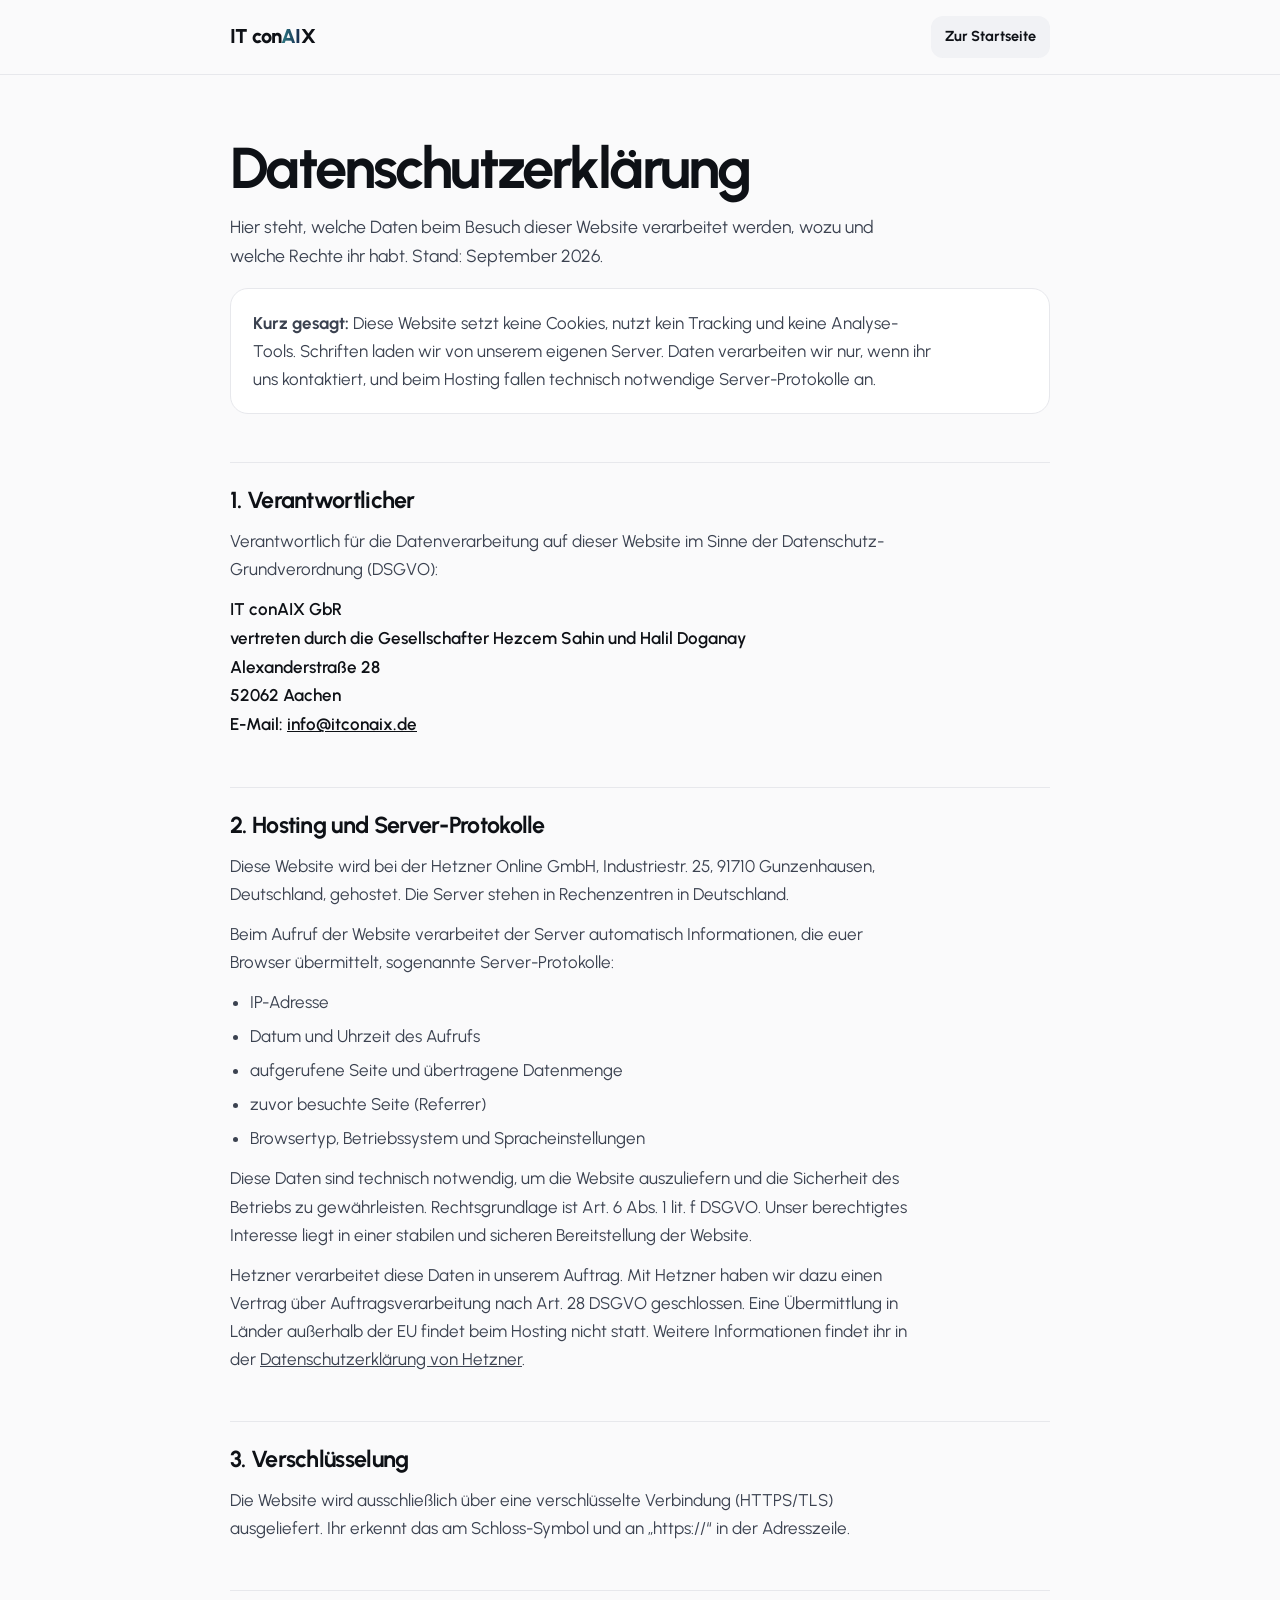
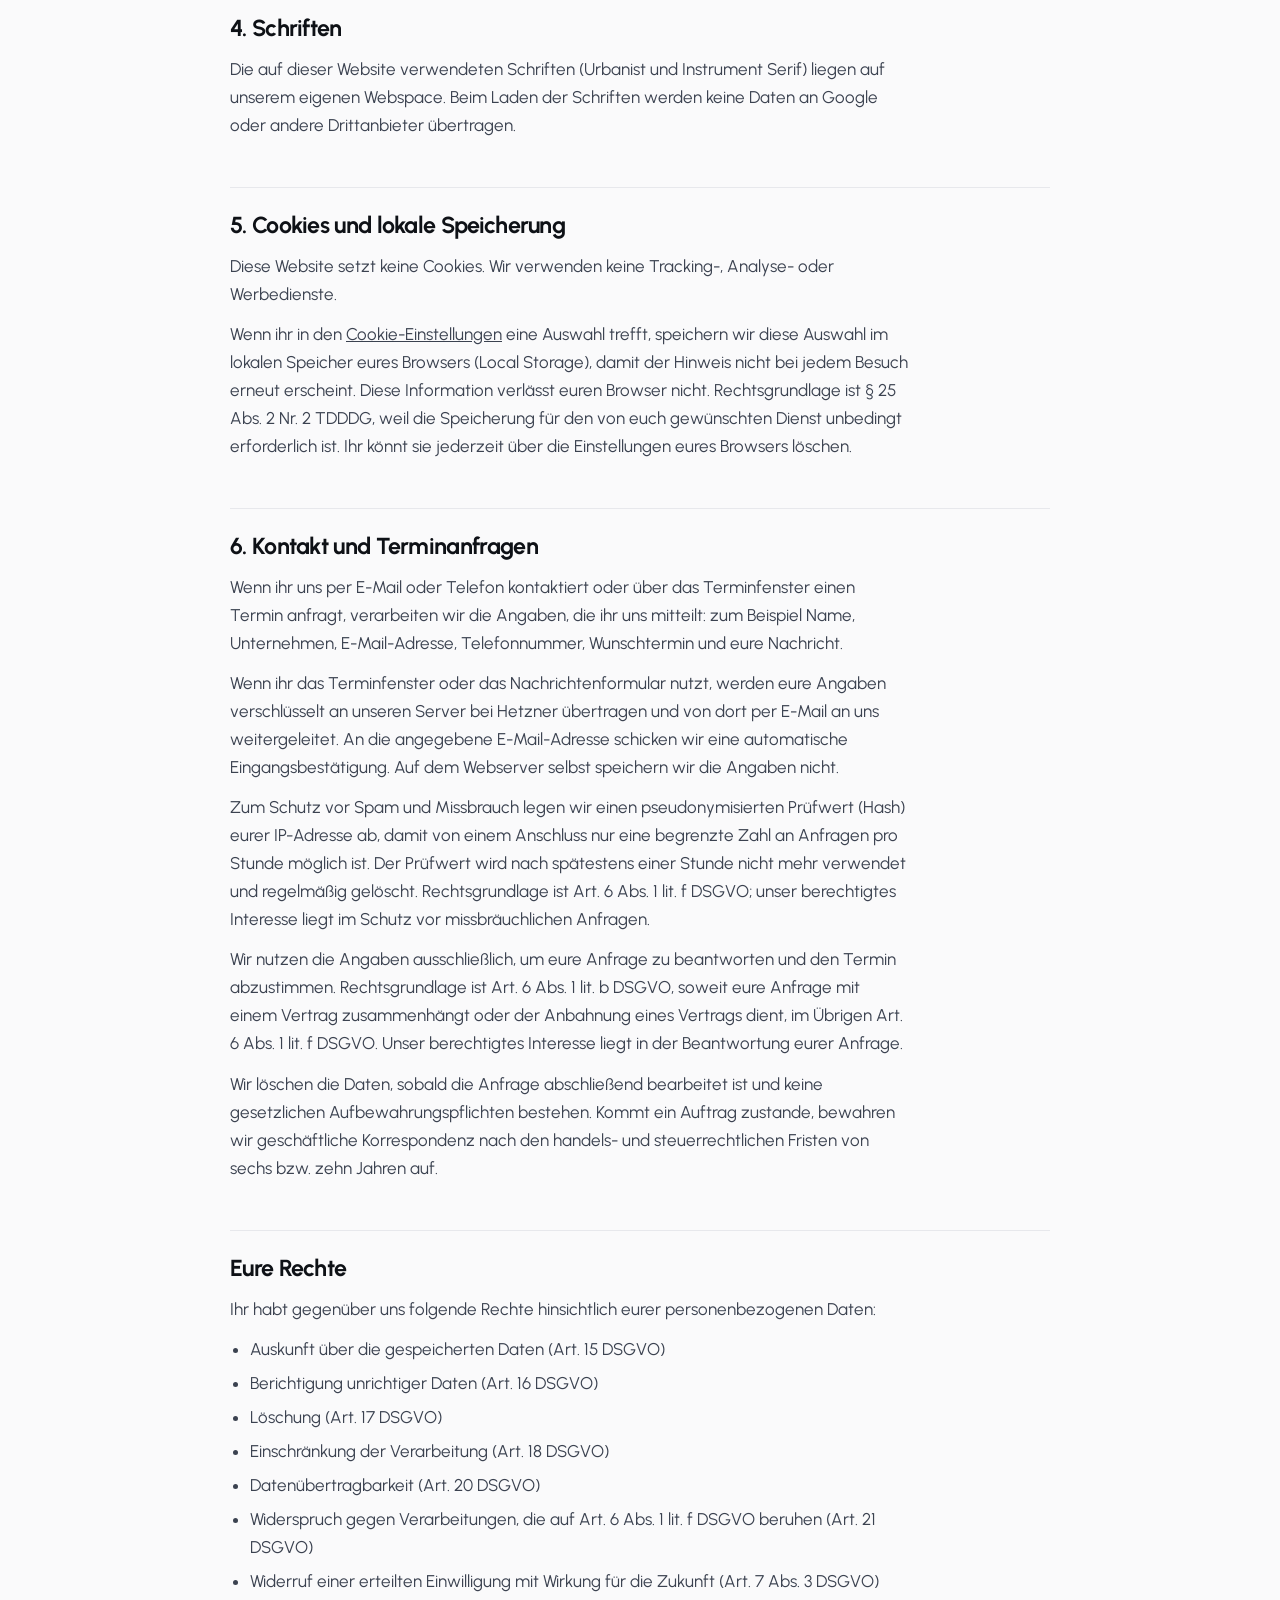
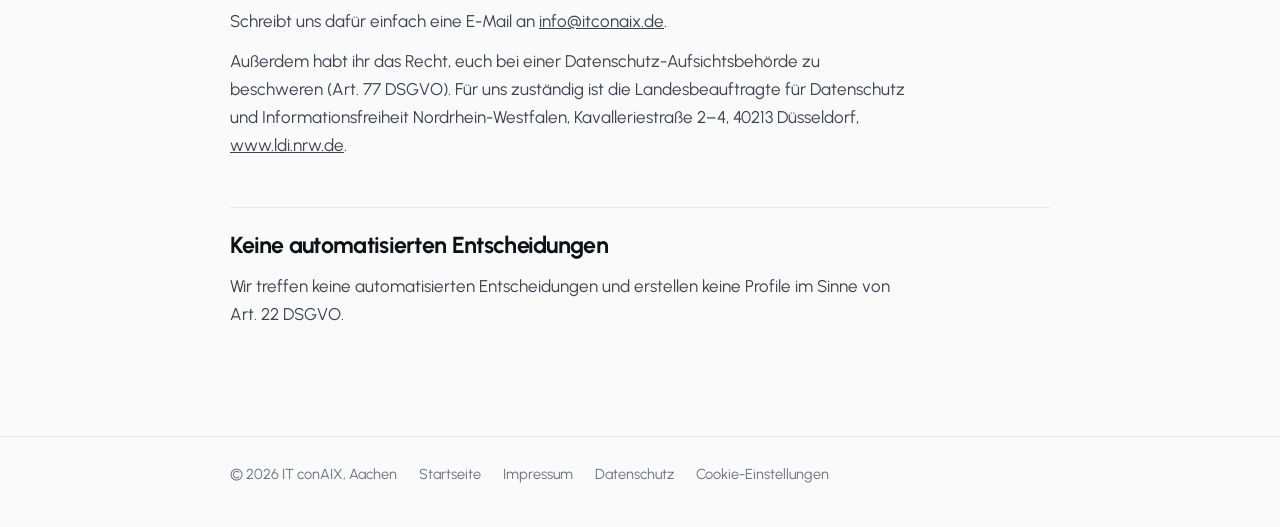
<file: datenschutz.html>
<!doctype html>
<html lang="de">
<head>
<meta charset="utf-8">
<meta name="viewport" content="width=device-width, initial-scale=1">
<title>Datenschutz – IT conAIX</title>
<meta name="robots" content="index,follow">
<meta name="description" content="Datenschutzerklärung von IT conAIX, IT-Dienstleistungen und Webdesign aus Aachen.">
<link rel="icon" href="favicon.svg" type="image/svg+xml">
<link rel="stylesheet" href="assets/fonts.css">
<link rel="stylesheet" href="assets/site.css">
<script src="assets/site.js"></script>
</head>
<body class="legal-body">

<header class="legal-top">
  <div class="in">
    <a class="logo" href="./">IT&nbsp;con<span>AI</span>X</a>
    <a class="back" href="./">Zur Startseite</a>
  </div>
</header>

<main class="legal">
  <h1>Datenschutz&shy;erklärung</h1>
  <p class="lead">Hier steht, welche Daten beim Besuch dieser Website verarbeitet werden, wozu und welche Rechte ihr habt. Stand: September 2026.</p>

  <div class="box">
    <p style="margin:0"><b>Kurz gesagt:</b> Diese Website setzt keine Cookies, nutzt kein Tracking und keine Analyse-Tools. Schriften laden wir von unserem eigenen Server. Daten verarbeiten wir nur, wenn ihr uns kontaktiert, und beim Hosting fallen technisch notwendige Server-Protokolle an.</p>
  </div>

  <h2>1. Verantwortlicher</h2>
  <p>Verantwortlich für die Datenverarbeitung auf dieser Website im Sinne der Datenschutz-Grundverordnung (DSGVO):</p>
  <address>
    <span data-cfg="firma">IT conAIX</span> <span data-cfg="rechtsform"></span><br>
    vertreten durch die Gesellschafter <span data-cfg="inhaber"></span><br>
    <span data-cfg="strasse"></span><br>
    <span data-cfg="plzOrt"></span><br>
    <span data-cfg-if="telefon">Telefon: <a data-cfg-tel><span data-cfg="telefon"></span></a><br></span>
    E-Mail: <a data-cfg-mail><span data-cfg="email"></span></a>
  </address>

  <h2>2. Hosting und Server-Protokolle</h2>
  <p>Diese Website wird bei der Hetzner Online GmbH, Industriestr. 25, 91710 Gunzenhausen, Deutschland, gehostet. Die Server stehen in Rechenzentren in Deutschland.</p>
  <p>Beim Aufruf der Website verarbeitet der Server automatisch Informationen, die euer Browser übermittelt, sogenannte Server-Protokolle:</p>
  <ul>
    <li>IP-Adresse</li>
    <li>Datum und Uhrzeit des Aufrufs</li>
    <li>aufgerufene Seite und übertragene Datenmenge</li>
    <li>zuvor besuchte Seite (Referrer)</li>
    <li>Browsertyp, Betriebssystem und Spracheinstellungen</li>
  </ul>
  <p>Diese Daten sind technisch notwendig, um die Website auszuliefern und die Sicherheit des Betriebs zu gewährleisten. Rechtsgrundlage ist Art. 6 Abs. 1 lit. f DSGVO. Unser berechtigtes Interesse liegt in einer stabilen und sicheren Bereitstellung der Website.</p>
  <p>Hetzner verarbeitet diese Daten in unserem Auftrag. Mit Hetzner haben wir dazu einen Vertrag über Auftragsverarbeitung nach Art. 28 DSGVO geschlossen. Eine Übermittlung in Länder außerhalb der EU findet beim Hosting nicht statt. Weitere Informationen findet ihr in der <a href="https://www.hetzner.com/de/legal/privacy-policy/" rel="noopener">Datenschutzerklärung von Hetzner</a>.</p>

  <h2>3. Verschlüsselung</h2>
  <p>Die Website wird ausschließlich über eine verschlüsselte Verbindung (HTTPS/TLS) ausgeliefert. Ihr erkennt das am Schloss-Symbol und an „https://“ in der Adresszeile.</p>

  <h2>4. Schriften</h2>
  <p>Die auf dieser Website verwendeten Schriften (Urbanist und Instrument Serif) liegen auf unserem eigenen Webspace. Beim Laden der Schriften werden keine Daten an Google oder andere Drittanbieter übertragen.</p>

  <h2>5. Cookies und lokale Speicherung</h2>
  <p>Diese Website setzt keine Cookies. Wir verwenden keine Tracking-, Analyse- oder Werbedienste.</p>
  <p>Wenn ihr in den <button type="button" data-cookie-settings style="font:inherit;color:inherit;background:none;border:0;padding:0;text-decoration:underline;cursor:pointer">Cookie-Einstellungen</button> eine Auswahl trefft, speichern wir diese Auswahl im lokalen Speicher eures Browsers (Local Storage), damit der Hinweis nicht bei jedem Besuch erneut erscheint. Diese Information verlässt euren Browser nicht. Rechtsgrundlage ist § 25 Abs. 2 Nr. 2 TDDDG, weil die Speicherung für den von euch gewünschten Dienst unbedingt erforderlich ist. Ihr könnt sie jederzeit über die Einstellungen eures Browsers löschen.</p>

  <h2>6. Kontakt und Terminanfragen</h2>
  <p>Wenn ihr uns per E-Mail oder Telefon kontaktiert oder über das Terminfenster einen Termin anfragt, verarbeiten wir die Angaben, die ihr uns mitteilt: zum Beispiel Name, Unternehmen, E-Mail-Adresse, Telefonnummer, Wunschtermin und eure Nachricht.</p>
  <p>Wenn ihr das Terminfenster oder das Nachrichtenformular nutzt, werden eure Angaben verschlüsselt an unseren Server bei Hetzner übertragen und von dort per E-Mail an uns weitergeleitet. An die angegebene E-Mail-Adresse schicken wir eine automatische Eingangsbestätigung. Auf dem Webserver selbst speichern wir die Angaben nicht.</p>
  <p>Zum Schutz vor Spam und Missbrauch legen wir einen pseudonymisierten Prüfwert (Hash) eurer IP-Adresse ab, damit von einem Anschluss nur eine begrenzte Zahl an Anfragen pro Stunde möglich ist. Der Prüfwert wird nach spätestens einer Stunde nicht mehr verwendet und regelmäßig gelöscht. Rechtsgrundlage ist Art. 6 Abs. 1 lit. f DSGVO; unser berechtigtes Interesse liegt im Schutz vor missbräuchlichen Anfragen.</p>
  <p>Wir nutzen die Angaben ausschließlich, um eure Anfrage zu beantworten und den Termin abzustimmen. Rechtsgrundlage ist Art. 6 Abs. 1 lit. b DSGVO, soweit eure Anfrage mit einem Vertrag zusammenhängt oder der Anbahnung eines Vertrags dient, im Übrigen Art. 6 Abs. 1 lit. f DSGVO. Unser berechtigtes Interesse liegt in der Beantwortung eurer Anfrage.</p>
  <p>Wir löschen die Daten, sobald die Anfrage abschließend bearbeitet ist und keine gesetzlichen Aufbewahrungspflichten bestehen. Kommt ein Auftrag zustande, bewahren wir geschäftliche Korrespondenz nach den handels- und steuerrechtlichen Fristen von sechs bzw. zehn Jahren auf.</p>

  <div id="terminbuchung" data-cfg-if="bookingUrl">
    <h2>7. Online-Terminbuchung</h2>
    <p>Für die Online-Terminbuchung binden wir auf Wunsch den Dienst <span data-cfg="bookingAnbieter"></span> ein. Anbieter ist <span data-cfg="bookingAnbieterSitz"></span>.</p>
    <p>Der Buchungskalender wird erst geladen, wenn ihr dem in den Cookie-Einstellungen oder direkt im Terminfenster zustimmt. Dann werden eure IP-Adresse, technische Angaben zu eurem Browser sowie die Daten, die ihr bei der Buchung eingebt (zum Beispiel Name, E-Mail-Adresse und Wunschtermin), an den Anbieter übertragen und dort gespeichert. Der Anbieter kann dabei eigene Cookies setzen.</p>
    <p>Rechtsgrundlage ist eure Einwilligung nach Art. 6 Abs. 1 lit. a DSGVO und § 25 Abs. 1 TDDDG. Ihr könnt die Einwilligung jederzeit mit Wirkung für die Zukunft in den <button type="button" data-cookie-settings style="font:inherit;color:inherit;background:none;border:0;padding:0;text-decoration:underline;cursor:pointer">Cookie-Einstellungen</button> widerrufen.</p>
    <p class="note">Hinweis für IT conAIX: Hier ergänzen, auf welcher Grundlage der Anbieter Daten in die USA übermittelt (EU-US Data Privacy Framework oder Standardvertragsklauseln), und einen Link auf dessen Datenschutzerklärung setzen. Mit dem Anbieter einen Auftragsverarbeitungsvertrag abschließen.</p>
  </div>

  <h2>Eure Rechte</h2>
  <p>Ihr habt gegenüber uns folgende Rechte hinsichtlich eurer personenbezogenen Daten:</p>
  <ul>
    <li>Auskunft über die gespeicherten Daten (Art. 15 DSGVO)</li>
    <li>Berichtigung unrichtiger Daten (Art. 16 DSGVO)</li>
    <li>Löschung (Art. 17 DSGVO)</li>
    <li>Einschränkung der Verarbeitung (Art. 18 DSGVO)</li>
    <li>Datenübertragbarkeit (Art. 20 DSGVO)</li>
    <li>Widerspruch gegen Verarbeitungen, die auf Art. 6 Abs. 1 lit. f DSGVO beruhen (Art. 21 DSGVO)</li>
    <li>Widerruf einer erteilten Einwilligung mit Wirkung für die Zukunft (Art. 7 Abs. 3 DSGVO)</li>
  </ul>
  <p>Schreibt uns dafür einfach eine E-Mail an <a data-cfg-mail><span data-cfg="email"></span></a>.</p>
  <p>Außerdem habt ihr das Recht, euch bei einer Datenschutz-Aufsichtsbehörde zu beschweren (Art. 77 DSGVO). Für uns zuständig ist die Landesbeauftragte für Datenschutz und Informationsfreiheit Nordrhein-Westfalen, Kavalleriestraße 2–4, 40213 Düsseldorf, <a href="https://www.ldi.nrw.de" rel="noopener">www.ldi.nrw.de</a>.</p>

  <h2>Keine automatisierten Entscheidungen</h2>
  <p>Wir treffen keine automatisierten Entscheidungen und erstellen keine Profile im Sinne von Art. 22 DSGVO.</p>
</main>

<footer class="legal-foot">
  <div class="in">
    <span>© 2026 IT conAIX, Aachen</span>
    <a href="./">Startseite</a>
    <a href="impressum.html">Impressum</a>
    <a href="datenschutz.html" aria-current="page">Datenschutz</a>
    <button type="button" data-cookie-settings>Cookie-Einstellungen</button>
  </div>
</footer>

</body>
</html>
</file>
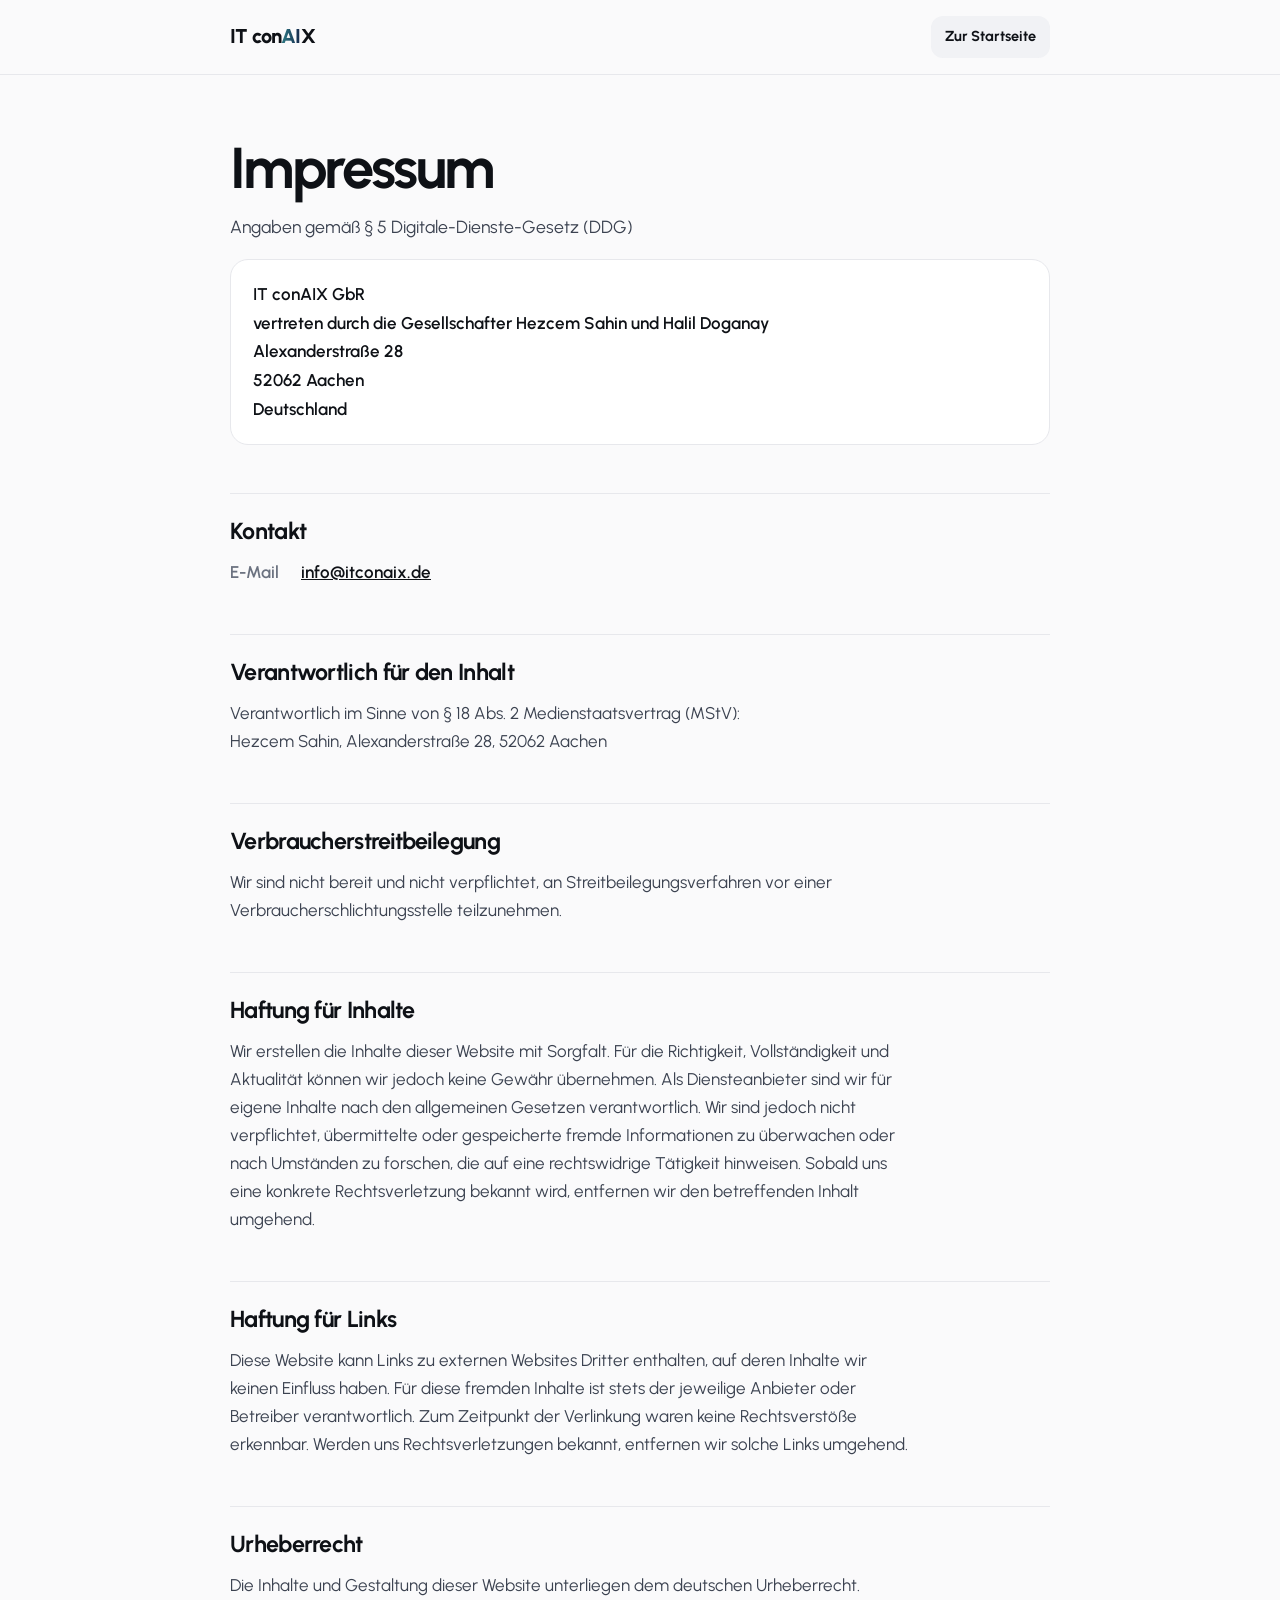
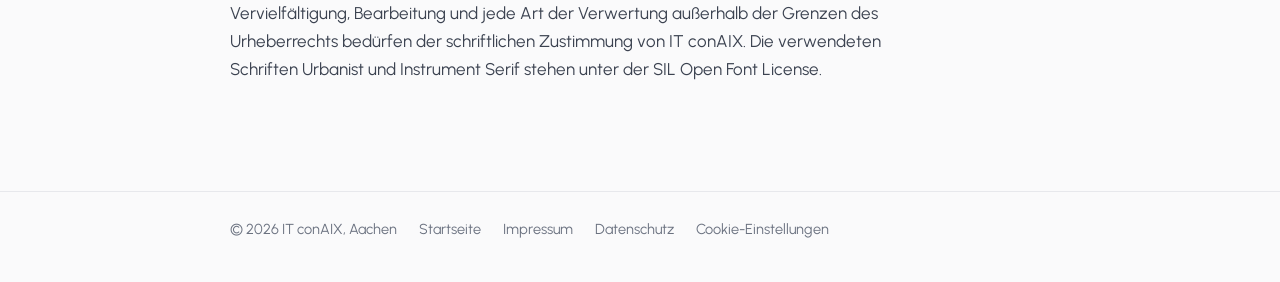
<file: impressum.html>
<!doctype html>
<html lang="de">
<head>
<meta charset="utf-8">
<meta name="viewport" content="width=device-width, initial-scale=1">
<title>Impressum – IT conAIX</title>
<meta name="robots" content="index,follow">
<meta name="description" content="Impressum von IT conAIX, IT-Dienstleistungen und Webdesign aus Aachen.">
<link rel="icon" href="favicon.svg" type="image/svg+xml">
<link rel="stylesheet" href="assets/fonts.css">
<link rel="stylesheet" href="assets/site.css">
<script src="assets/site.js"></script>
</head>
<body class="legal-body">

<header class="legal-top">
  <div class="in">
    <a class="logo" href="./">IT&nbsp;con<span>AI</span>X</a>
    <a class="back" href="./">Zur Startseite</a>
  </div>
</header>

<main class="legal">
  <h1>Impressum</h1>
  <p class="lead">Angaben gemäß § 5 Digitale-Dienste-Gesetz (DDG)</p>

  <div class="box">
    <address>
      <span data-cfg="firma">IT conAIX</span> <span data-cfg="rechtsform"></span><br>
      vertreten durch die Gesellschafter <span data-cfg="inhaber"></span><br>
      <span data-cfg="strasse"></span><br>
      <span data-cfg="plzOrt"></span><br>
      Deutschland
    </address>
  </div>

  <h2>Kontakt</h2>
  <dl>
    <dt data-cfg-if="telefon">Telefon</dt><dd data-cfg-if="telefon"><a data-cfg-tel><span data-cfg="telefon"></span></a></dd>
    <dt>E-Mail</dt><dd><a data-cfg-mail><span data-cfg="email"></span></a></dd>
  </dl>

  <div data-cfg-if="register">
    <h2>Registereintrag</h2>
    <p data-cfg="register"></p>
  </div>

  <div data-cfg-if="ustId">
    <h2>Umsatzsteuer-ID</h2>
    <p>Umsatzsteuer-Identifikationsnummer gemäß § 27a Umsatzsteuergesetz: <span data-cfg="ustId"></span></p>
  </div>

  <h2>Verantwortlich für den Inhalt</h2>
  <p>Verantwortlich im Sinne von § 18 Abs. 2 Medienstaatsvertrag (MStV):<br><span data-cfg="verantwortlich"></span></p>

  <h2>Verbraucherstreitbeilegung</h2>
  <p>Wir sind nicht bereit und nicht verpflichtet, an Streitbeilegungsverfahren vor einer Verbraucherschlichtungsstelle teilzunehmen.</p>

  <h2>Haftung für Inhalte</h2>
  <p>Wir erstellen die Inhalte dieser Website mit Sorgfalt. Für die Richtigkeit, Vollständigkeit und Aktualität können wir jedoch keine Gewähr übernehmen. Als Diensteanbieter sind wir für eigene Inhalte nach den allgemeinen Gesetzen verantwortlich. Wir sind jedoch nicht verpflichtet, übermittelte oder gespeicherte fremde Informationen zu überwachen oder nach Umständen zu forschen, die auf eine rechtswidrige Tätigkeit hinweisen. Sobald uns eine konkrete Rechtsverletzung bekannt wird, entfernen wir den betreffenden Inhalt umgehend.</p>

  <h2>Haftung für Links</h2>
  <p>Diese Website kann Links zu externen Websites Dritter enthalten, auf deren Inhalte wir keinen Einfluss haben. Für diese fremden Inhalte ist stets der jeweilige Anbieter oder Betreiber verantwortlich. Zum Zeitpunkt der Verlinkung waren keine Rechtsverstöße erkennbar. Werden uns Rechtsverletzungen bekannt, entfernen wir solche Links umgehend.</p>

  <h2>Urheberrecht</h2>
  <p>Die Inhalte und Gestaltung dieser Website unterliegen dem deutschen Urheberrecht. Vervielfältigung, Bearbeitung und jede Art der Verwertung außerhalb der Grenzen des Urheberrechts bedürfen der schriftlichen Zustimmung von IT conAIX. Die verwendeten Schriften Urbanist und Instrument Serif stehen unter der SIL Open Font License.</p>
</main>

<footer class="legal-foot">
  <div class="in">
    <span>© 2026 IT conAIX, Aachen</span>
    <a href="./">Startseite</a>
    <a href="impressum.html" aria-current="page">Impressum</a>
    <a href="datenschutz.html">Datenschutz</a>
    <button type="button" data-cookie-settings>Cookie-Einstellungen</button>
  </div>
</footer>

</body>
</html>
</file>
<file: assets/fonts.css>
/* Schriften liegen lokal im Repo – es wird nichts von Google geladen (keine IP-Übertragung an Dritte). */
@font-face{font-family:"Urbanist";font-style:normal;font-weight:400 800;font-display:swap;
  src:url(fonts/urbanist-latin.woff2) format("woff2");
  unicode-range:U+0000-00FF,U+0131,U+0152-0153,U+02BB-02BC,U+02C6,U+02DA,U+02DC,U+0304,U+0308,U+0329,U+2000-206F,U+20AC,U+2122,U+2191,U+2193,U+2212,U+2215,U+FEFF,U+FFFD}
@font-face{font-family:"Urbanist";font-style:normal;font-weight:400 800;font-display:swap;
  src:url(fonts/urbanist-latin-ext.woff2) format("woff2");
  unicode-range:U+0100-02BA,U+02BD-02C5,U+02C7-02CC,U+02CE-02D7,U+02DD-02FF,U+0304,U+0308,U+0329,U+1D00-1DBF,U+1E00-1E9F,U+1EF2-1EFF,U+2020,U+20A0-20AB,U+20AD-20C0,U+2113,U+2C60-2C7F,U+A720-A7FF}
@font-face{font-family:"Instrument Serif";font-style:italic;font-weight:400;font-display:swap;
  src:url(fonts/instrument-serif-italic-latin.woff2) format("woff2");
  unicode-range:U+0000-00FF,U+0131,U+0152-0153,U+02BB-02BC,U+02C6,U+02DA,U+02DC,U+0304,U+0308,U+0329,U+2000-206F,U+20AC,U+2122,U+2191,U+2193,U+2212,U+2215,U+FEFF,U+FFFD}
@font-face{font-family:"Instrument Serif";font-style:italic;font-weight:400;font-display:swap;
  src:url(fonts/instrument-serif-italic-latin-ext.woff2) format("woff2");
  unicode-range:U+0100-02BA,U+02BD-02C5,U+02C7-02CC,U+02CE-02D7,U+02DD-02FF,U+0304,U+0308,U+0329,U+1D00-1DBF,U+1E00-1E9F,U+1EF2-1EFF,U+2020,U+20A0-20AB,U+20AD-20C0,U+2113,U+2C60-2C7F,U+A720-A7FF}
@font-face{font-family:"Instrument Serif";font-style:normal;font-weight:400;font-display:swap;
  src:url(fonts/instrument-serif-latin.woff2) format("woff2");
  unicode-range:U+0000-00FF,U+0131,U+0152-0153,U+02BB-02BC,U+02C6,U+02DA,U+02DC,U+0304,U+0308,U+0329,U+2000-206F,U+20AC,U+2122,U+2191,U+2193,U+2212,U+2215,U+FEFF,U+FFFD}
</file>
<file: assets/site.css>
/* Gemeinsame Styles: Datenschutz-Hinweis, Platzhalter-Markierung, Rechtstexte */
:root{
  --bg:#FAFAFB;--card:#FFFFFF;--ink:#0E1116;--ink-2:#3B4250;--muted:#6B7280;--line:#E7E8EC;
  --grid:rgba(14,17,22,.045);--navy:#14264A;--teal:#2E7C86;--ochre:#D9A441;--brick:#B5462C;
  --navy-t:rgba(20,38,74,.10);--teal-t:rgba(46,124,134,.13);--ochre-t:rgba(217,164,65,.17);--brick-t:rgba(181,70,44,.12);
  --dark:#0C0E13;--ease:cubic-bezier(.22,.8,.2,1);
}

/* Platzhalter, die noch ersetzt werden müssen */
.todo{background:#FFF1B8;color:#6B4E00;border-radius:4px;padding:0 .2em;box-decoration-break:clone;-webkit-box-decoration-break:clone}

/* ---------- Datenschutz-Hinweis ---------- */
.cc{position:fixed;left:16px;bottom:16px;z-index:200;width:min(420px,calc(100vw - 32px));background:#fff;color:var(--ink);
  border:1px solid var(--line);border-radius:22px;padding:22px 22px 18px;box-shadow:0 30px 70px -25px rgba(14,17,22,.45);
  font-family:"Urbanist",system-ui,-apple-system,"Segoe UI",sans-serif;font-size:15px;line-height:1.5;animation:ccIn .45s var(--ease)}
.cc[hidden]{display:none}
.cc.cc-wide{width:min(520px,calc(100vw - 32px))}
@keyframes ccIn{from{opacity:0;transform:translateY(16px)}}
.cc h2{margin:0 0 8px;font-size:1.15rem;font-weight:700;letter-spacing:-.02em}
.cc p{margin:0;color:var(--ink-2)}
.cc a{text-decoration:underline;text-underline-offset:2px}
.cc-opts{display:flex;flex-direction:column;gap:10px;margin-top:16px}
.cc-opts[hidden]{display:none}
.cc-o{display:flex;gap:12px;align-items:flex-start;padding:12px 14px;border:1px solid var(--line);border-radius:14px;background:#FBFBFC;cursor:pointer}
.cc-o input{margin-top:3px;width:18px;height:18px;accent-color:var(--teal);flex:none}
.cc-o b{display:block;font-weight:700;color:var(--ink)}
.cc-o span{color:var(--ink-2);font-size:14px}
.cc-b{display:flex;flex-wrap:wrap;gap:8px;margin-top:16px;align-items:center}
.cc-b button{font:inherit;font-weight:700;font-size:14.5px;padding:11px 16px;border-radius:12px;cursor:pointer;border:1px solid var(--ink);background:#fff;color:var(--ink);transition:background .2s,color .2s}
.cc-b button:hover{background:var(--ink);color:#fff}
.cc-b button[hidden]{display:none}
.cc-b .cc-link{border:0;background:none;padding:11px 6px;text-decoration:underline;text-underline-offset:3px;font-weight:600}
.cc-b .cc-link:hover{background:none;color:var(--teal)}
.cc :focus-visible{outline:2px solid var(--teal);outline-offset:2px}
@media(prefers-reduced-motion:reduce){.cc{animation:none}}

/* ---------- Rechtstexte (Impressum, Datenschutz) ---------- */
.legal-body{margin:0;background:var(--bg);color:var(--ink);font-family:"Urbanist",system-ui,-apple-system,"Segoe UI",sans-serif;font-size:17px;line-height:1.65;-webkit-font-smoothing:antialiased}
.legal-body a{color:inherit}
.legal-top{position:sticky;top:0;z-index:10;background:rgba(250,250,251,.88);backdrop-filter:blur(12px);-webkit-backdrop-filter:blur(12px);border-bottom:1px solid var(--line)}
.legal-top .in{max-width:820px;margin:0 auto;padding:16px 24px;display:flex;justify-content:space-between;align-items:center;gap:16px}
.legal-top .logo{font-weight:800;font-size:20px;letter-spacing:-.04em;text-decoration:none}
.legal-top .logo span{background:linear-gradient(90deg,var(--teal),var(--navy));-webkit-background-clip:text;background-clip:text;color:transparent}
.legal-top .back{font-weight:700;font-size:14.5px;text-decoration:none;padding:9px 14px;border-radius:12px;background:#F1F2F5}
.legal-top .back:hover{background:#E4E6EB}
.legal{max-width:820px;margin:0 auto;padding:64px 24px 96px}
.legal h1{font-size:clamp(2.4rem,6vw,3.6rem);font-weight:700;letter-spacing:-.045em;line-height:1.02;margin:0}
.legal .lead{color:var(--ink-2);margin-top:14px;font-size:1.1rem}
.legal h2{font-size:1.45rem;font-weight:700;letter-spacing:-.03em;line-height:1.2;margin:48px 0 12px;padding-top:24px;border-top:1px solid var(--line)}
.legal h3{font-size:1.1rem;font-weight:700;margin:26px 0 6px}
.legal p,.legal li{color:var(--ink-2);max-width:68ch}
.legal p{margin:0 0 12px}
.legal ul{padding-left:1.2em;margin:0 0 12px}
.legal li{margin-bottom:6px}
.legal address{font-style:normal;color:var(--ink);font-weight:600;line-height:1.7}
.legal .box{background:#fff;border:1px solid var(--line);border-radius:18px;padding:20px 22px;margin:18px 0}
.legal .note{background:var(--ochre-t);border-radius:14px;padding:14px 16px;font-size:15px;color:#5B4210;margin:22px 0}
.legal dl{display:grid;grid-template-columns:max-content 1fr;gap:6px 22px;margin:0}
.legal dt{color:var(--muted);font-weight:600}
.legal dd{margin:0;font-weight:600}
.legal [hidden]{display:none}
@media(max-width:560px){.legal dl{grid-template-columns:1fr}.legal dt{margin-top:8px}}
.legal-foot{border-top:1px solid var(--line)}
.legal-foot .in{max-width:820px;margin:0 auto;padding:26px 24px 40px;display:flex;flex-wrap:wrap;gap:10px 22px;font-size:14.5px;color:var(--muted)}
.legal-foot a,.legal-foot button{color:var(--muted);text-decoration:none;font:inherit;background:none;border:0;padding:0;cursor:pointer}
.legal-foot a:hover,.legal-foot button:hover{color:var(--ink)}
.legal-body :focus-visible{outline:2px solid var(--teal);outline-offset:3px;border-radius:6px}
</file>
